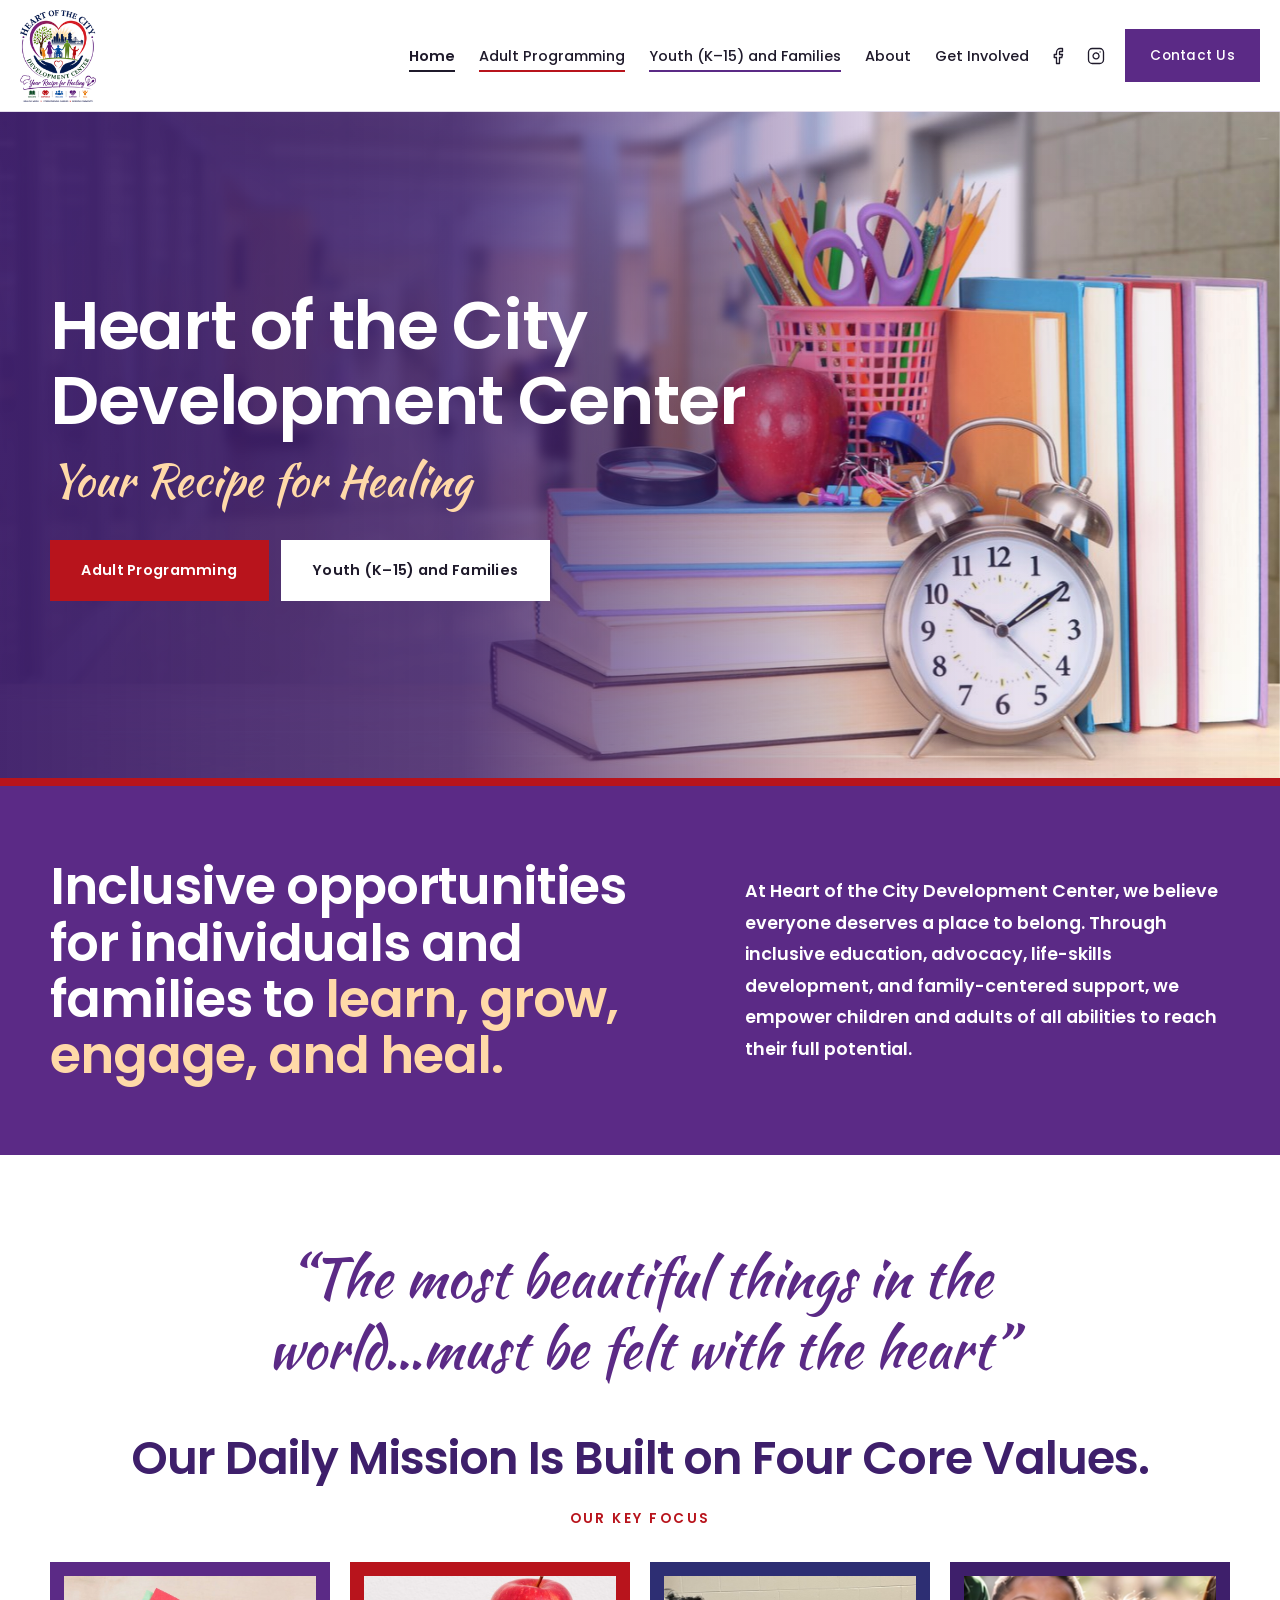
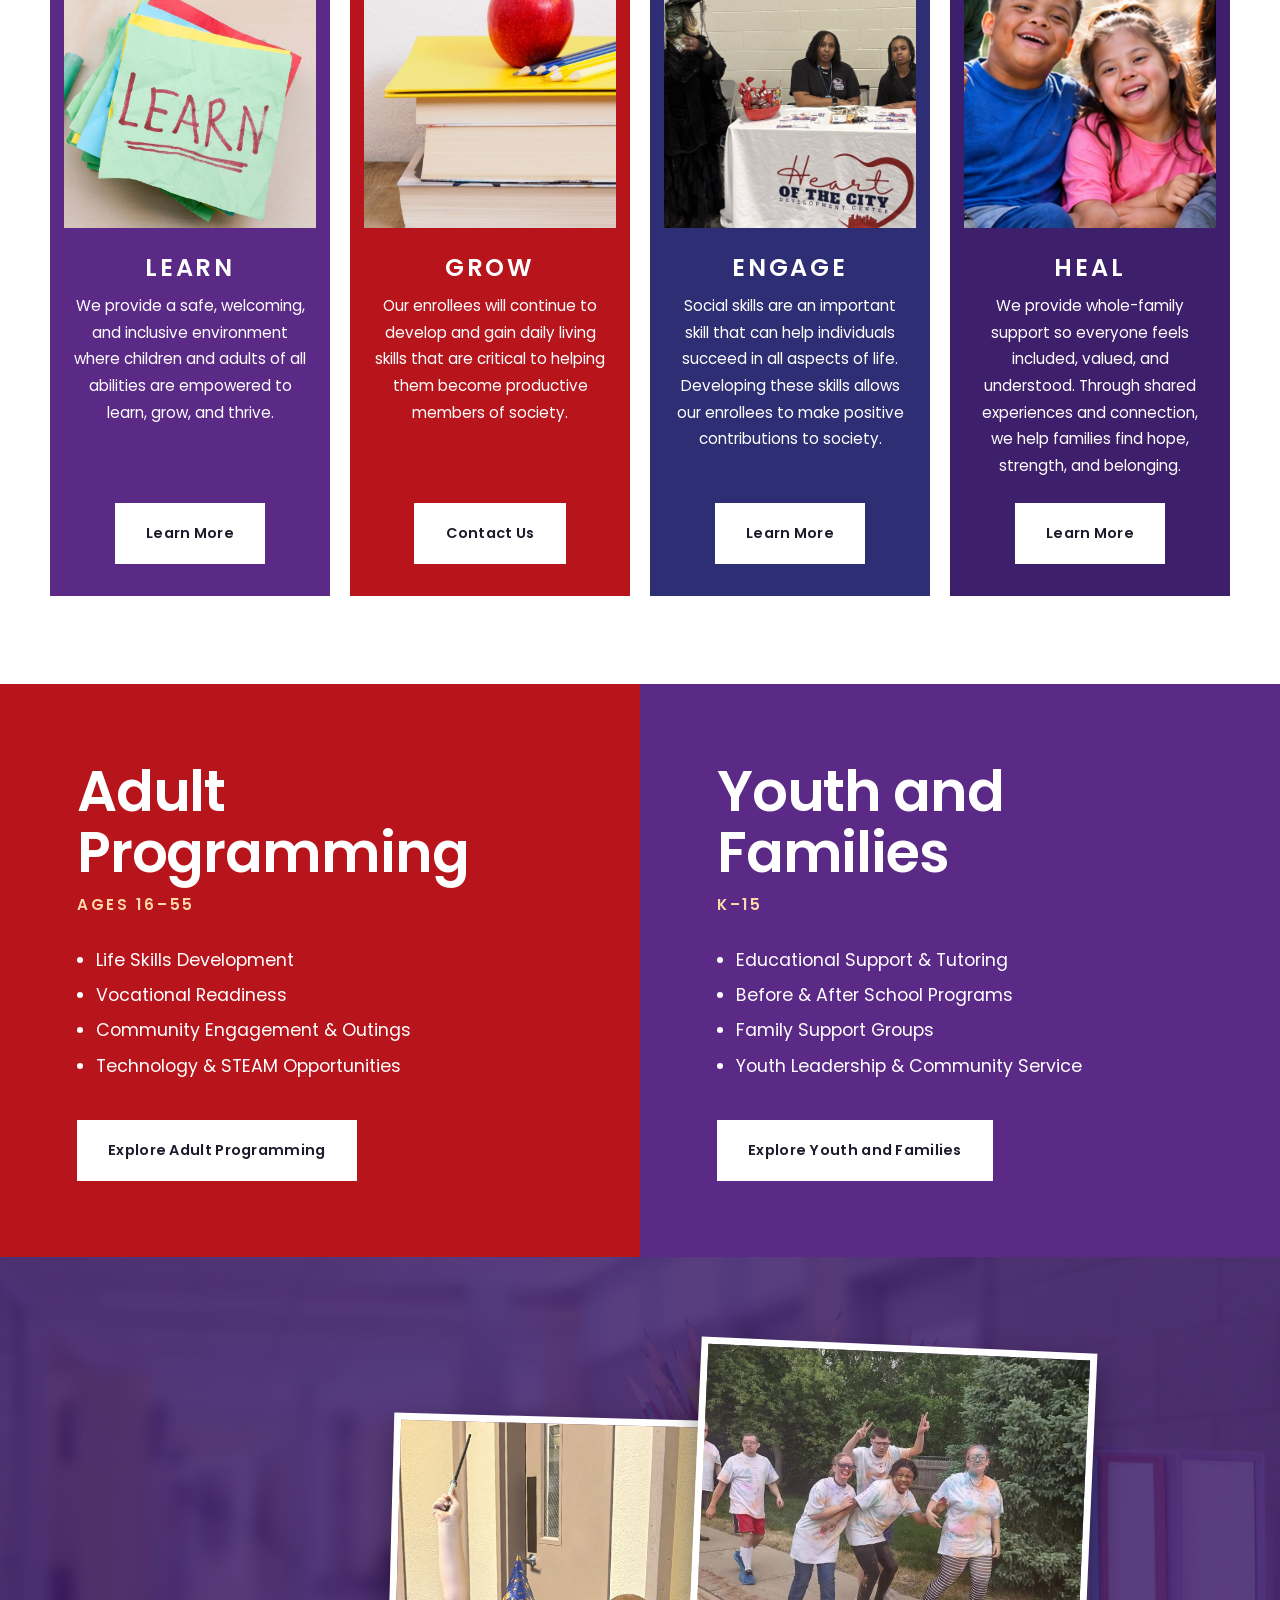
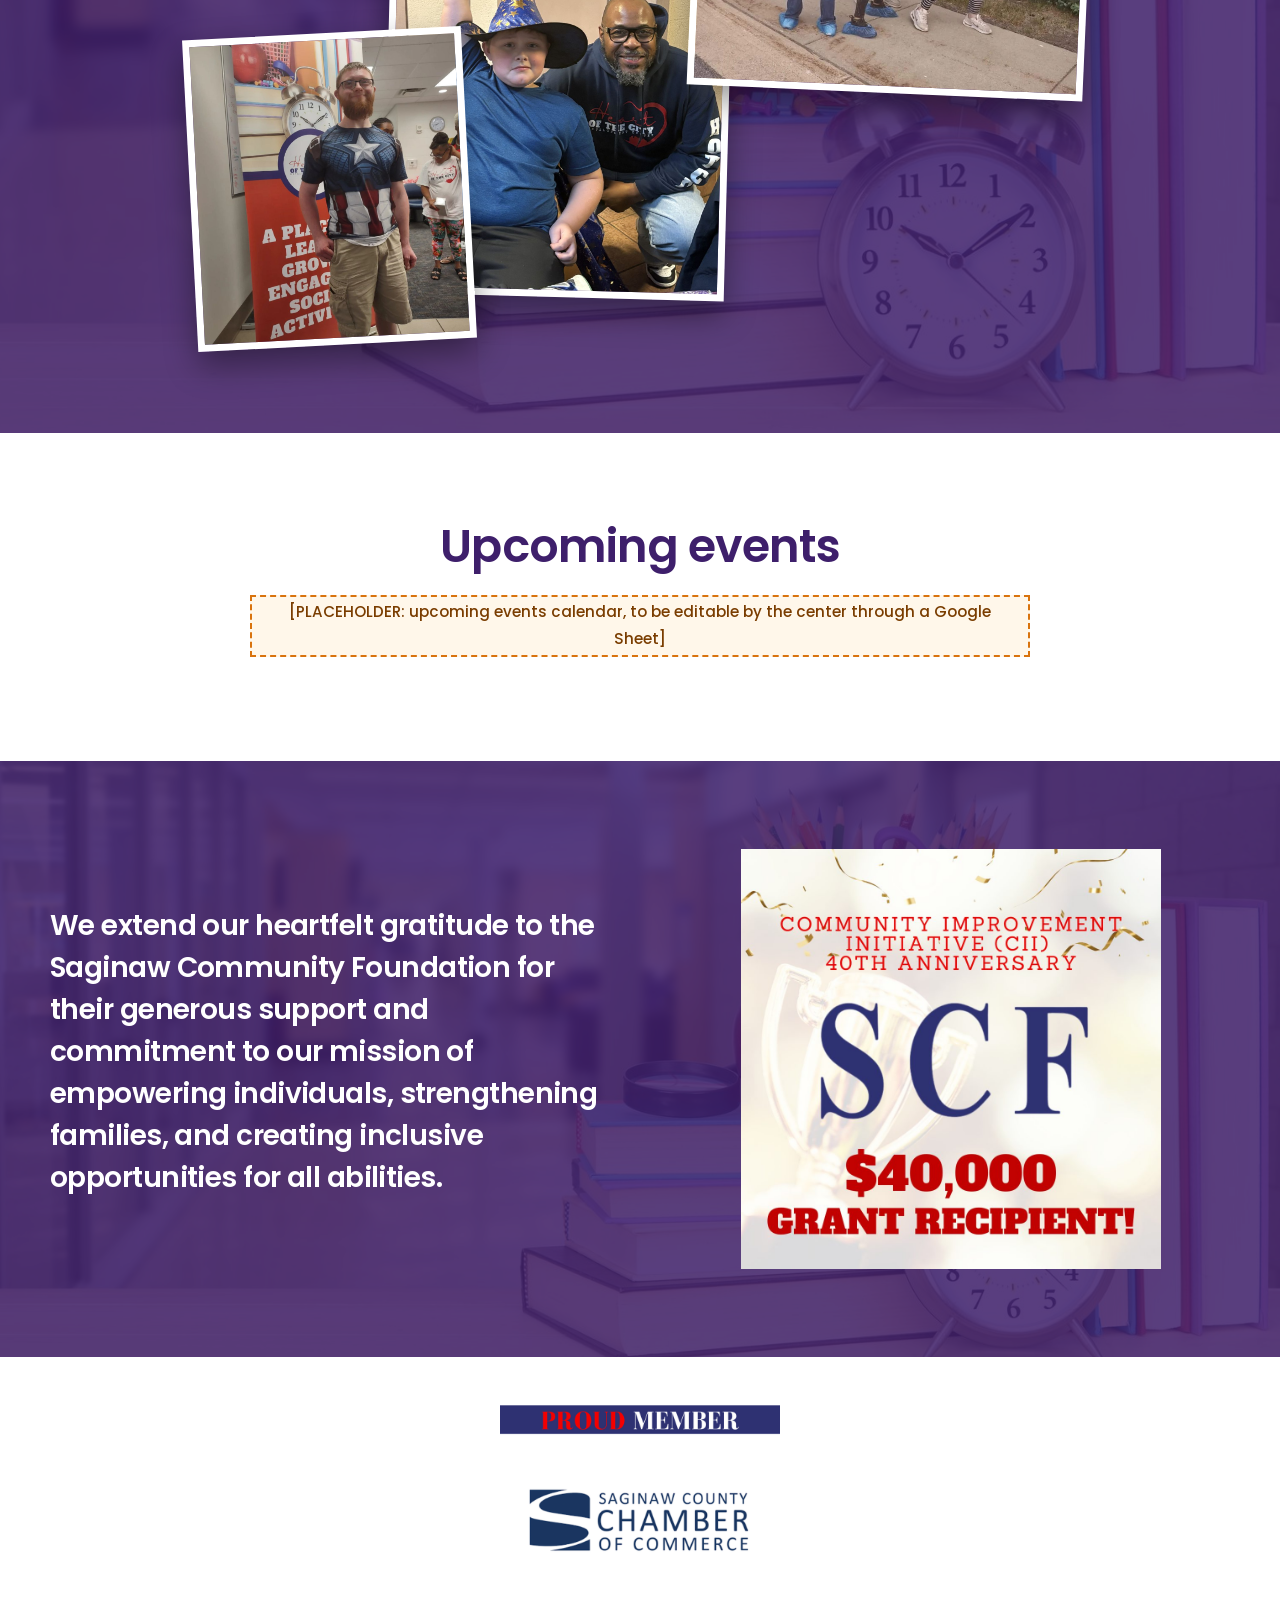
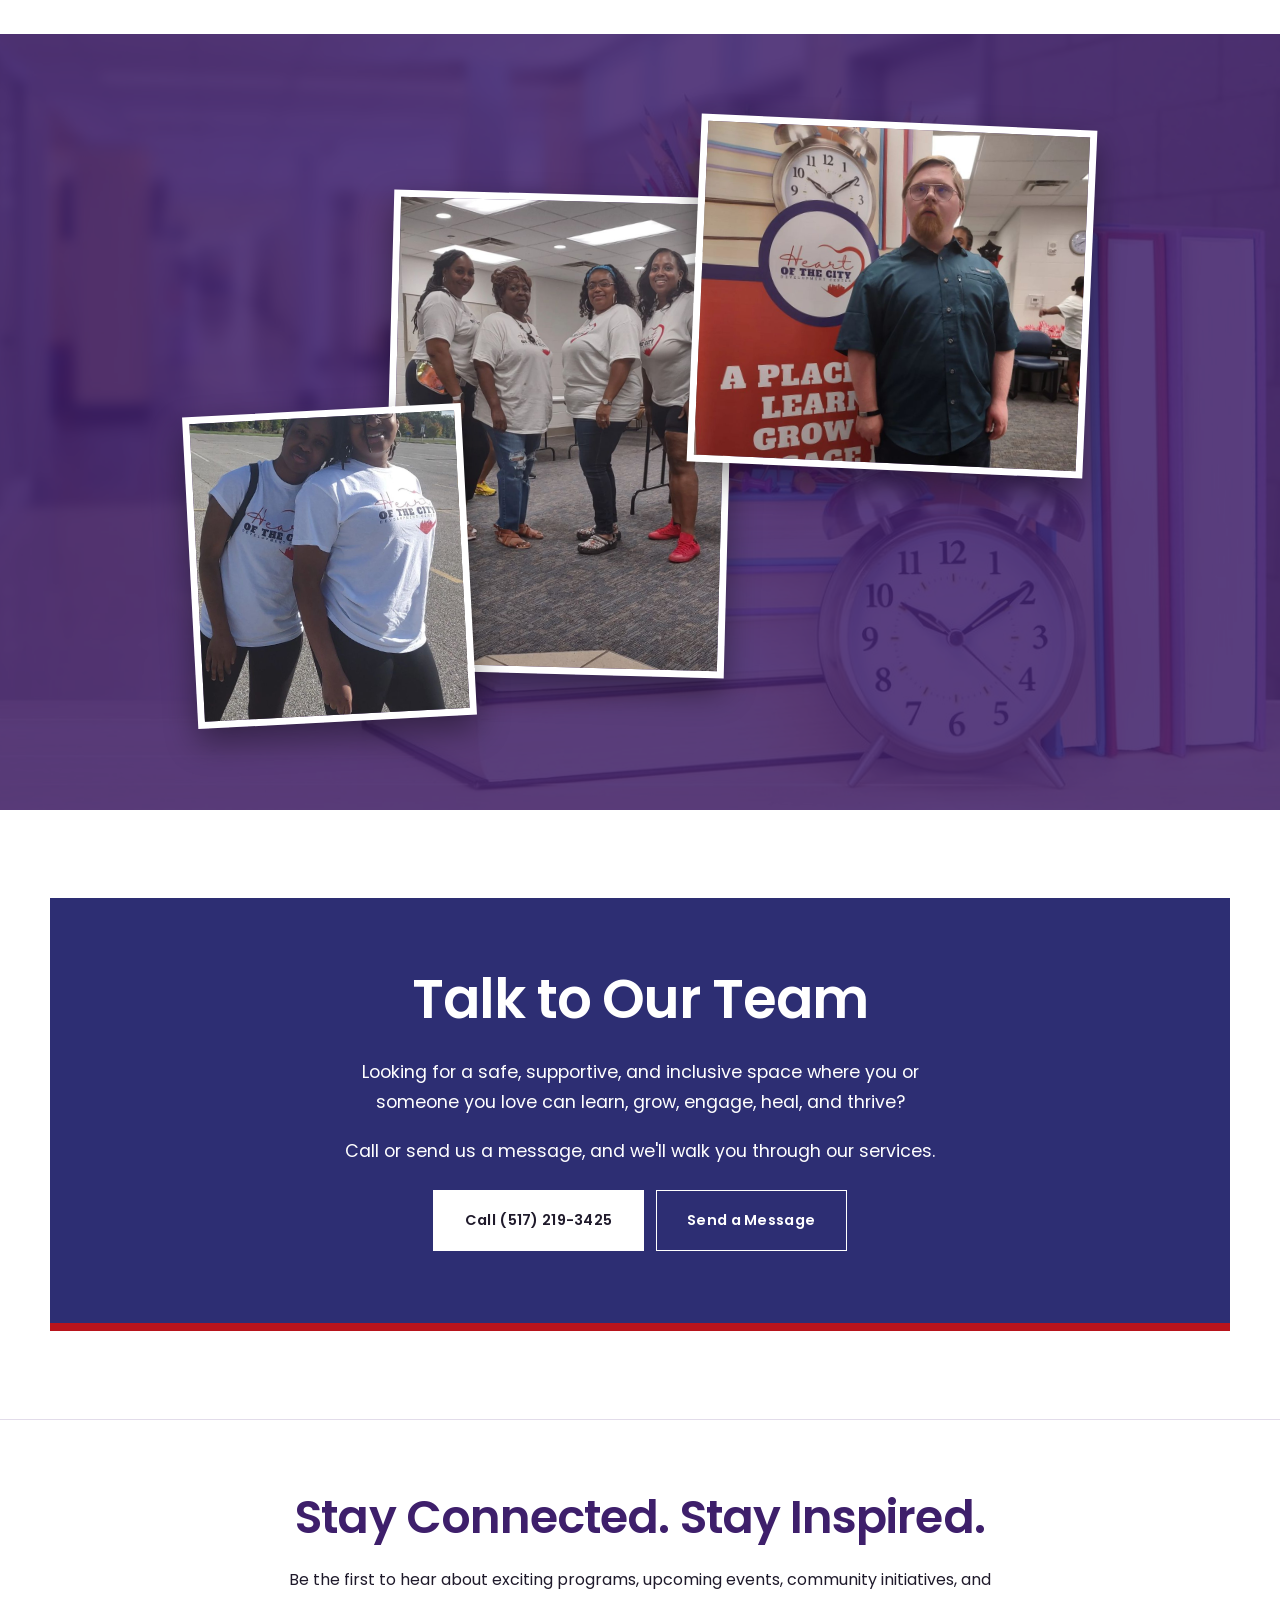
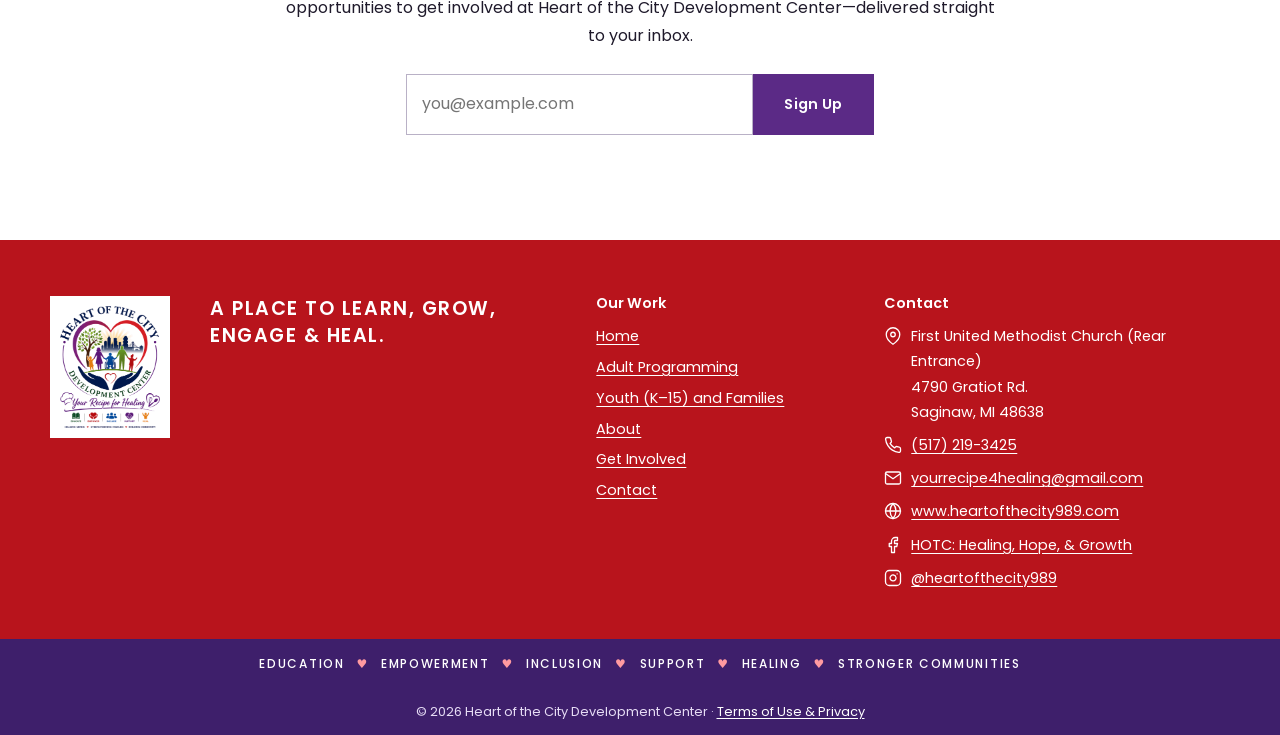
<file: index.html>
<!doctype html>
<html lang="en">
<head>
  <meta charset="utf-8">
  <meta name="viewport" content="width=device-width, initial-scale=1">
  <title>Heart of the City Development Center</title>
  <meta name="description" content="Inclusive opportunities for individuals and families to learn, grow, engage, and heal. Saginaw, Michigan.">
  <link rel="icon" href="assets/logo/hotc-logo-64.png">
  <link rel="preconnect" href="https://fonts.googleapis.com">
  <link rel="preconnect" href="https://fonts.gstatic.com" crossorigin>
  <link href="https://fonts.googleapis.com/css2?family=Kaushan+Script&family=Poppins:wght@300;400;500;600&display=swap" rel="stylesheet">
  <link rel="stylesheet" href="css/styles.css?v=9">
</head>
<body data-page="home">
  <a class="skip" href="#main">Skip to content</a>
  <div id="site-header"></div>

  <main id="main">
    <section class="hero">
      <div class="wrap">
        <h1>Heart of the City Development Center</h1>
        <p class="script" data-text="home-tagline">Your Recipe for Healing</p>
        <div class="btn-row">
          <a class="btn btn--red" href="adult-programming.html">Adult Programming</a>
          <a class="btn btn--light" href="youth-families.html">Youth (K–15) and Families</a>
        </div>
      </div>
    </section>

    <section class="band">
      <div class="wrap statement">
        <h2>Inclusive opportunities for individuals and families to <span class="hl">learn, grow, engage, and heal.</span></h2>
        <p class="mission">At Heart of the City Development Center, we believe everyone deserves a place to belong. Through inclusive education, advocacy, life-skills development, and family-centered support, we empower children and adults of all abilities to reach their full potential.</p>
      </div>
    </section>

    <section class="section" aria-labelledby="focus-title">
      <div class="wrap">
        <div class="center" style="margin-bottom:3rem">
          <p class="quote">“The most beautiful things in the world…must be felt with the heart”</p>
        </div>
        <div class="center">
          <h2 id="focus-title">Our Daily Mission Is Built on Four Core Values.</h2>
          <p class="label">Our Key Focus</p>
        </div>
        <div class="focus-grid">
          <article class="focus-card">
            <img data-slot="home-learn" src="assets/img/learn-chalk.jpg" alt="Colored chalk beside a sticky note that reads “Learn”" width="1600" height="800" loading="lazy" style="object-position:92% 50%">
            <h3>Learn</h3>
            <p>We provide a safe, welcoming, and inclusive environment where children and adults of all abilities are empowered to learn, grow, and thrive.</p>
            <a class="btn btn--light" href="about.html">Learn More</a>
          </article>
          <article class="focus-card">
            <img data-slot="home-grow" src="assets/img/grow-apple-books.jpg" alt="A red apple and colored pencils resting on a stack of books" width="1500" height="750" loading="lazy">
            <h3>Grow</h3>
            <p>Our enrollees will continue to develop and gain daily living skills that are critical to helping them become productive members of society.</p>
            <a class="btn btn--light" href="contact.html">Contact Us</a>
          </article>
          <article class="focus-card">
            <img data-slot="home-engage" src="assets/img/community-event-table.jpg" alt="Heart of the City team members at their table during a community costume event" width="1600" height="1202" loading="lazy">
            <h3>Engage</h3>
            <p>Social skills are an important skill that can help individuals succeed in all aspects of life. Developing these skills allows our enrollees to make positive contributions to society.</p>
            <a class="btn btn--light" href="get-involved.html">Learn More</a>
          </article>
          <article class="focus-card">
            <!-- TODO(client): temporary crop from the program flyer. Replace with a real photo of a diverse, inclusive family. -->
            <img data-slot="home-heal" src="assets/img/heal-family-flyer.jpg" alt="A smiling group of children and adults of different abilities, one using a wheelchair" width="910" height="550" loading="lazy">
            <h3>Heal</h3>
            <p>We provide whole-family support so everyone feels included, valued, and understood. Through shared experiences and connection, we help families find hope, strength, and belonging.</p>
            <a class="btn btn--light" href="youth-families.html">Learn More</a>
          </article>
        </div>
      </div>
    </section>

    <section class="duo" aria-label="Our programs">
      <article class="duo-adult">
        <h2>Adult Programming</h2>
        <p class="ages">Ages 16–55</p>
        <ul>
          <li>Life Skills Development</li>
          <li>Vocational Readiness</li>
          <li>Community Engagement &amp; Outings</li>
          <li>Technology &amp; STEAM Opportunities</li>
        </ul>
        <a class="btn btn--light" href="adult-programming.html">Explore Adult Programming</a>
      </article>
      <article class="duo-youth">
        <h2>Youth and Families</h2>
        <p class="ages">K–15</p>
        <ul>
          <li>Educational Support &amp; Tutoring</li>
          <li>Before &amp; After School Programs</li>
          <li>Family Support Groups</li>
          <li>Youth Leadership &amp; Community Service</li>
        </ul>
        <a class="btn btn--light" href="youth-families.html">Explore Youth and Families</a>
      </article>
    </section>

    <section class="photo-band" aria-label="Photos from our community">
      <div class="wrap">
        <div class="collage">
          <img data-slot="home-collage-1" src="assets/img/enrollee-banner-1.jpg" alt="An enrollee in a superhero T-shirt smiling beside the Heart of the City banner" width="900" height="1200" loading="lazy">
          <img data-slot="home-collage-2" src="assets/img/youth-event-wizard-hat.jpg" alt="A boy in a star-covered wizard hat raises a wand beside a smiling Heart of the City team member" width="1142" height="1600" loading="lazy" style="object-position:50% 30%">
          <img data-slot="home-collage-3" src="assets/img/adult-color-run.jpg" alt="Enrollees in paint-splashed white T-shirts laughing and posing on a sidewalk after a color run" width="1080" height="1440" loading="lazy">
        </div>
      </div>
    </section>

    <section class="section" aria-labelledby="events-title">
      <div class="wrap narrow center">
        <h2 id="events-title">Upcoming events</h2>
        <div data-events><p><span class="ph">[PLACEHOLDER: upcoming events calendar, to be editable by the center through a Google Sheet]</span></p></div>
      </div>
    </section>

    <section class="section section--tint" aria-labelledby="videos-title" data-videos hidden>
      <div class="wrap">
        <div class="center"><h2 id="videos-title">See Us in Action</h2></div>
        <div class="video-grid"></div>
      </div>
    </section>

    <section class="photo-band" aria-labelledby="thanks-title">
      <div class="wrap split">
        <div>
          <h2 id="thanks-title" style="font-size:clamp(1.3rem,2.2vw,1.75rem);line-height:1.5">We extend our heartfelt gratitude to the Saginaw Community Foundation for their generous support and commitment to our mission of empowering individuals, strengthening families, and creating inclusive opportunities for all abilities.</h2>
        </div>
        <div class="split-media"><img src="assets/img/scf-grant-recipient.jpg" alt="Saginaw Community Foundation Community Improvement Initiative 40th anniversary: $40,000 grant recipient" width="1000" height="1000" loading="lazy" style="max-width:420px;margin-inline:auto"></div>
      </div>
    </section>

    <section class="section section--snug" aria-label="Memberships">
      <div class="wrap members">
        <img src="assets/img/chamber-proud-member.png" alt="Proud member: Saginaw County Chamber of Commerce" width="750" height="484" loading="lazy">
      </div>
    </section>

    <section class="photo-band" aria-label="More photos from our community">
      <div class="wrap">
        <div class="collage">
          <img data-slot="home-collage-4" src="assets/img/team-two-women.jpg" alt="Two women in Heart of the City T-shirts smiling together outdoors" width="745" height="1200" loading="lazy">
          <img data-slot="home-collage-5" src="assets/img/team-four-women.jpg" alt="Four women in Heart of the City T-shirts standing together" width="900" height="1200" loading="lazy">
          <img data-slot="home-collage-6" src="assets/img/enrollee-banner-2.jpg" alt="An enrollee standing beside the Heart of the City banner" width="900" height="1200" loading="lazy" style="object-position:50% 20%">
        </div>
      </div>
    </section>

    <section class="section">
      <div class="wrap">
        <div class="cta">
          <h2>Talk to Our Team</h2>
          <p>Looking for a safe, supportive, and inclusive space where you or someone you love can learn, grow, engage, heal, and thrive?</p>
          <p>Call or send us a message, and we'll walk you through our services.</p>
          <div class="btn-row" style="justify-content:center">
            <a class="btn btn--light" href="tel:+15172193425">Call (517) 219-3425</a>
            <a class="btn btn--ghost" href="contact.html">Send a Message</a>
          </div>
        </div>
      </div>
    </section>
  </main>

  <div id="site-footer"></div>
  <script src="js/main.js?v=6"></script>
  <script src="js/content.js?v=1"></script>
</body>
</html>
</file>
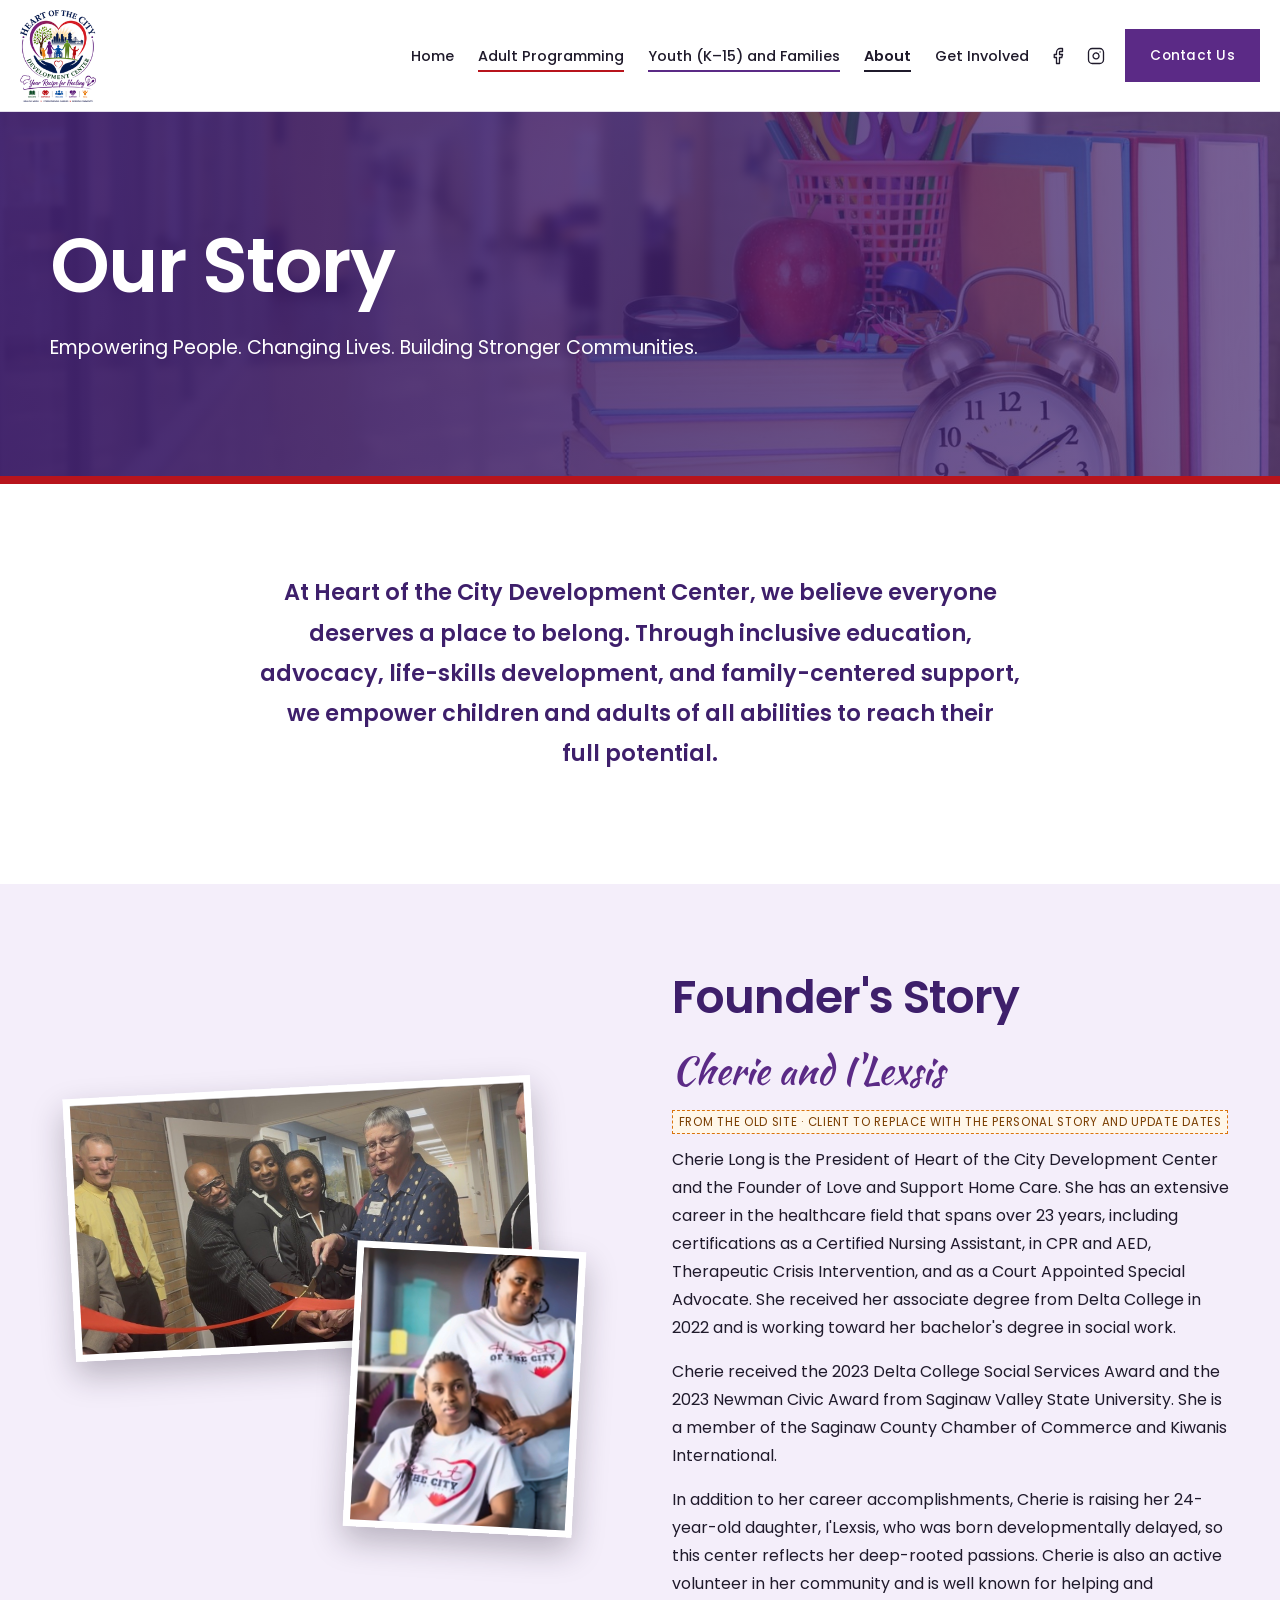
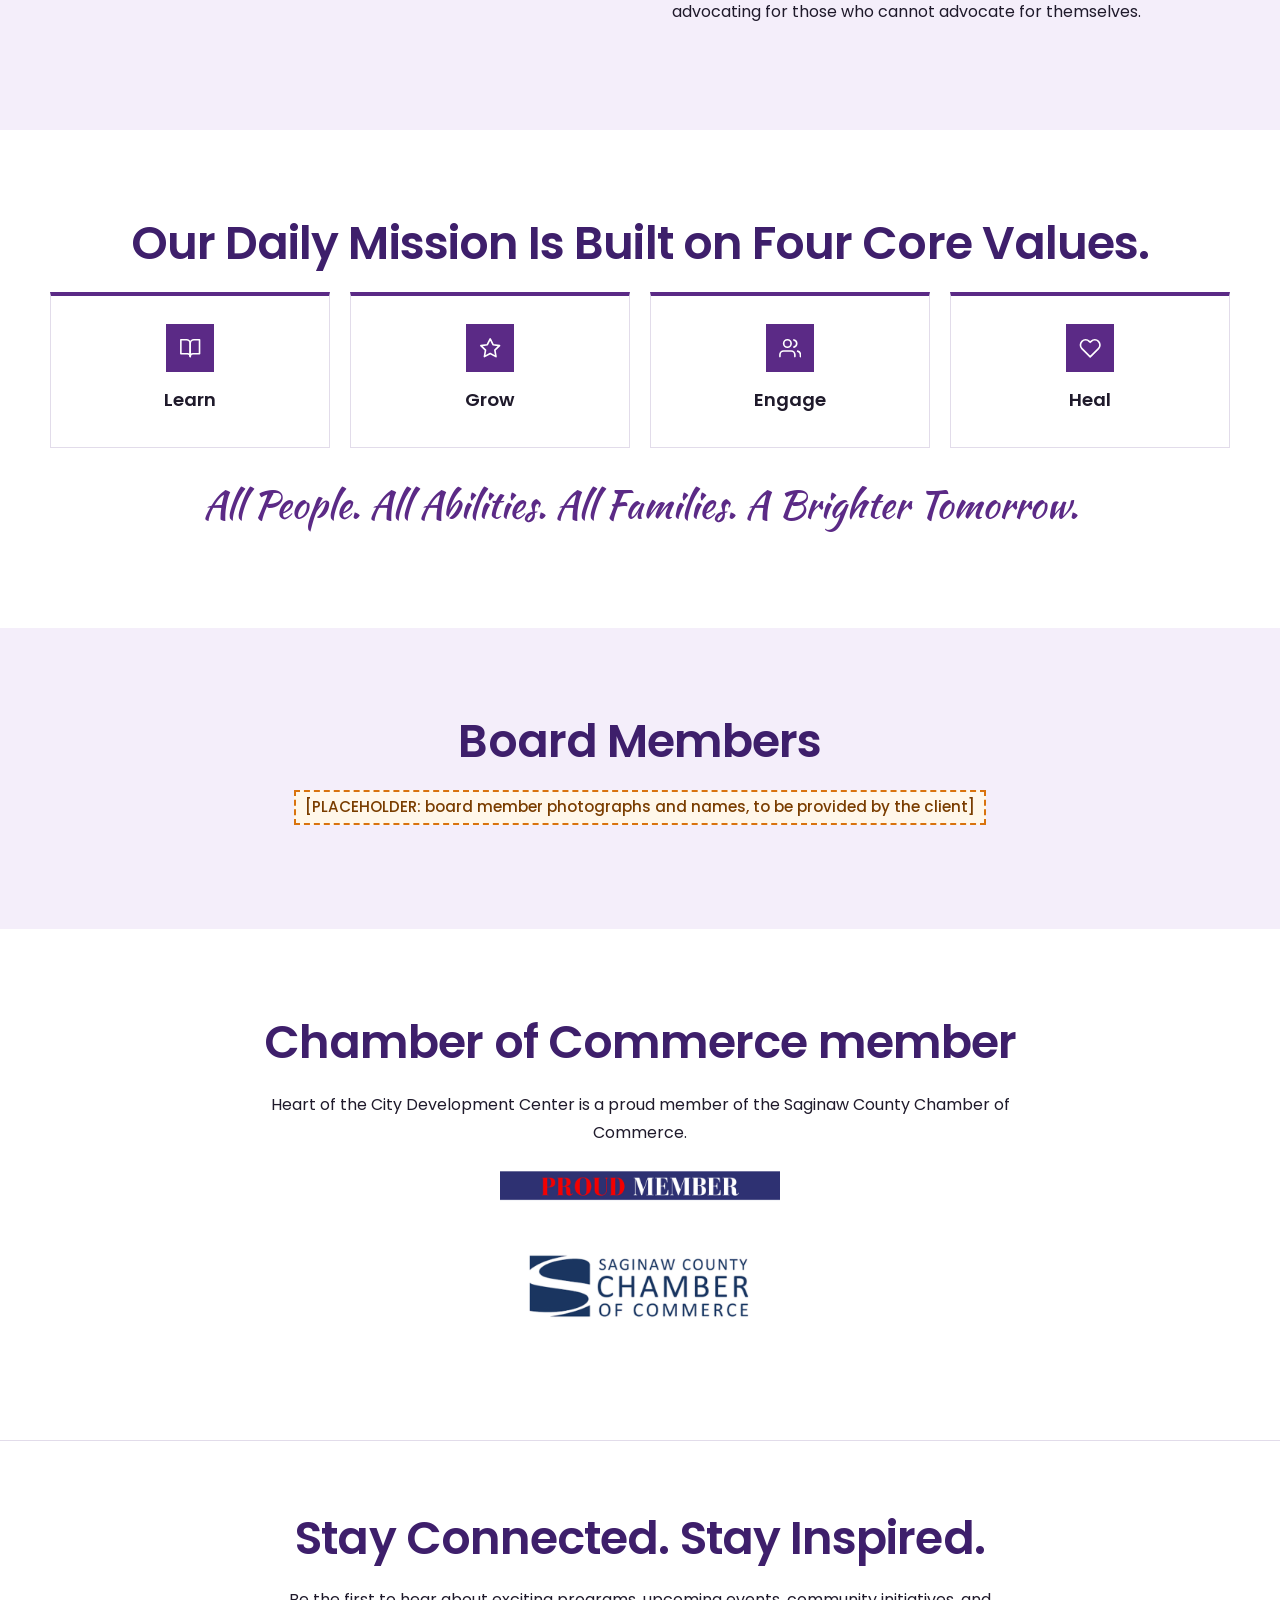
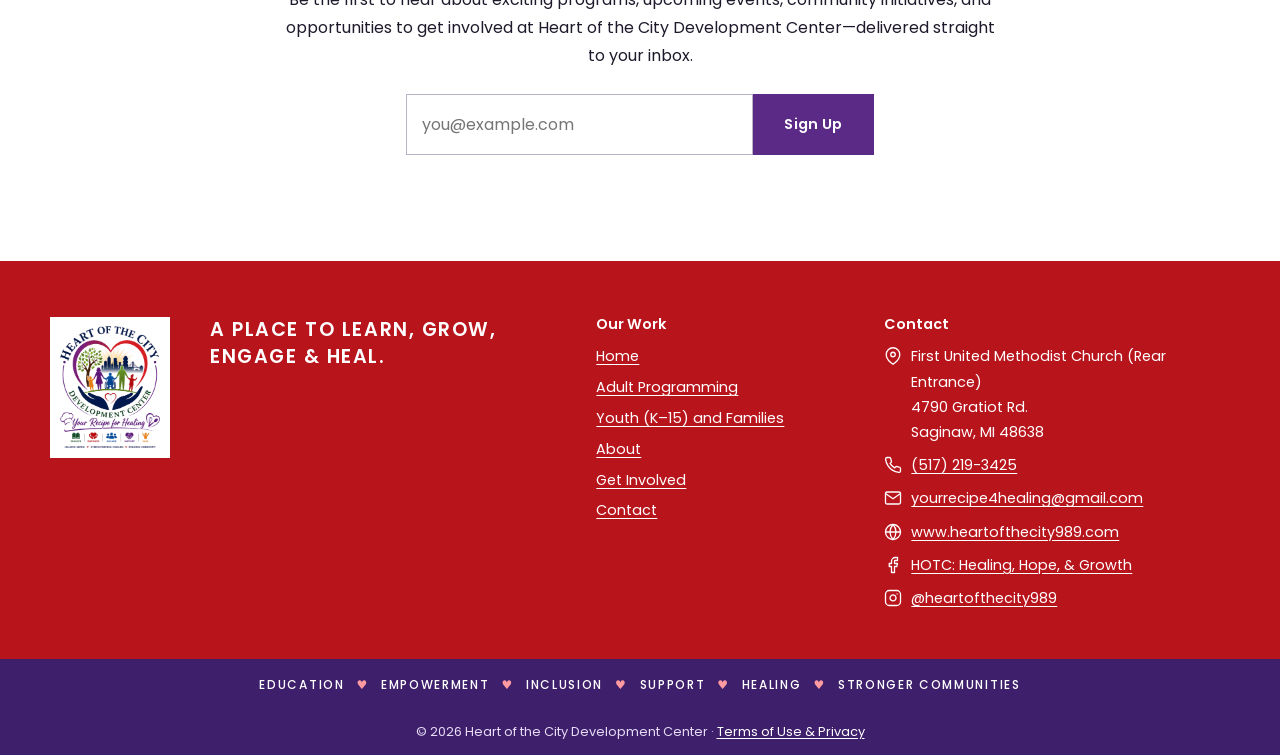
<file: about.html>
<!doctype html>
<html lang="en">
<head>
  <meta charset="utf-8">
  <meta name="viewport" content="width=device-width, initial-scale=1">
  <title>About | Heart of the City Development Center</title>
  <meta name="description" content="The story and mission behind Heart of the City Development Center in Saginaw, Michigan.">
  <link rel="icon" href="assets/logo/hotc-logo-64.png">
  <link rel="preconnect" href="https://fonts.googleapis.com">
  <link rel="preconnect" href="https://fonts.gstatic.com" crossorigin>
  <link href="https://fonts.googleapis.com/css2?family=Kaushan+Script&family=Poppins:wght@300;400;500;600&display=swap" rel="stylesheet">
  <link rel="stylesheet" href="css/styles.css?v=9">
</head>
<body data-page="about">
  <a class="skip" href="#main">Skip to content</a>
  <div id="site-header"></div>

  <main id="main">
    <section class="page-hero">
      <div class="wrap">
        <h1>Our Story</h1>
        <p>Empowering People. Changing Lives. Building Stronger Communities.</p>
      </div>
    </section>

    <section class="section">
      <div class="wrap narrow center">
        <p class="mission">At Heart of the City Development Center, we believe everyone deserves a place to belong. Through inclusive education, advocacy, life-skills development, and family-centered support, we empower children and adults of all abilities to reach their full potential.</p>
      </div>
    </section>

    <section class="section section--tint" aria-labelledby="founder-title">
      <div class="wrap split split--media-first">
        <div>
          <h2 id="founder-title">Founder's Story</h2>
          <p class="script">Cherie and I'Lexsis</p>
          <span class="draft-tag" data-draft-for="founder-1">From the old site · client to replace with the personal story and update dates</span>
          <p data-text="founder-1">Cherie Long is the President of Heart of the City Development Center and the Founder of Love and Support Home Care. She has an extensive career in the healthcare field that spans over 23 years, including certifications as a Certified Nursing Assistant, in CPR and AED, Therapeutic Crisis Intervention, and as a Court Appointed Special Advocate. She received her associate degree from Delta College in 2022 and is working toward her bachelor's degree in social work.</p>
          <p data-text="founder-2">Cherie received the 2023 Delta College Social Services Award and the 2023 Newman Civic Award from Saginaw Valley State University. She is a member of the Saginaw County Chamber of Commerce and Kiwanis International.</p>
          <p data-text="founder-3">In addition to her career accomplishments, Cherie is raising her 24-year-old daughter, I'Lexsis, who was born developmentally delayed, so this center reflects her deep-rooted passions. Cherie is also an active volunteer in her community and is well known for helping and advocating for those who cannot advocate for themselves.</p>
        </div>
        <div class="split-media photo-pair">
          <img class="photo-pair__back" data-slot="about-founder-back" src="assets/img/ribbon-cutting.jpg" alt="Cherie and community members cutting a red ribbon with oversized gold scissors at a Heart of the City opening" width="1290" height="729" loading="lazy">
          <img class="photo-pair__front" data-slot="about-founder-front" src="assets/img/cherie-and-ilexsis-enhanced.jpg?v=3" alt="Cherie Long standing behind her daughter I'Lexsis, who is seated, both wearing Heart of the City T-shirts" width="882" height="1330" loading="lazy">
        </div>
      </div>
    </section>

    <section class="section" aria-labelledby="values-title">
      <div class="wrap">
        <div class="center">
          <h2 id="values-title">Our Daily Mission Is Built on Four Core Values.</h2>
        </div>
        <div class="grid grid--4">
          <article class="card center"><span class="icon-badge"><svg class="icon" aria-hidden="true"><use href="#i-book"/></svg></span><h3>Learn</h3></article>
          <article class="card center"><span class="icon-badge"><svg class="icon" aria-hidden="true"><use href="#i-star"/></svg></span><h3>Grow</h3></article>
          <article class="card center"><span class="icon-badge"><svg class="icon" aria-hidden="true"><use href="#i-users"/></svg></span><h3>Engage</h3></article>
          <article class="card center"><span class="icon-badge"><svg class="icon" aria-hidden="true"><use href="#i-heart"/></svg></span><h3>Heal</h3></article>
        </div>
        <p class="script center" style="margin-top:2rem">All People. All Abilities. All Families. A Brighter Tomorrow.</p>
      </div>
    </section>

    <section class="section section--tint" aria-labelledby="team-title">
      <div class="wrap">
        <div class="center">
          <h2 id="team-title">Board Members</h2>
          <div data-board><p><span class="ph">[PLACEHOLDER: board member photographs and names, to be provided by the client]</span></p></div>
        </div>
      </div>
    </section>

    <section class="section" aria-labelledby="member-title">
      <div class="wrap narrow center">
        <h2 id="member-title">Chamber of Commerce member</h2>
        <p>Heart of the City Development Center is a proud member of the Saginaw County Chamber of Commerce.</p>
        <img src="assets/img/chamber-proud-member.png" alt="Proud Member: Saginaw County Chamber of Commerce" width="750" height="484" loading="lazy" style="max-width:280px;margin:1.5rem auto 0">

      </div>
    </section>
  </main>

  <div id="site-footer"></div>
  <script src="js/main.js?v=6"></script>
  <script src="js/content.js?v=1"></script>
</body>
</html>
</file>
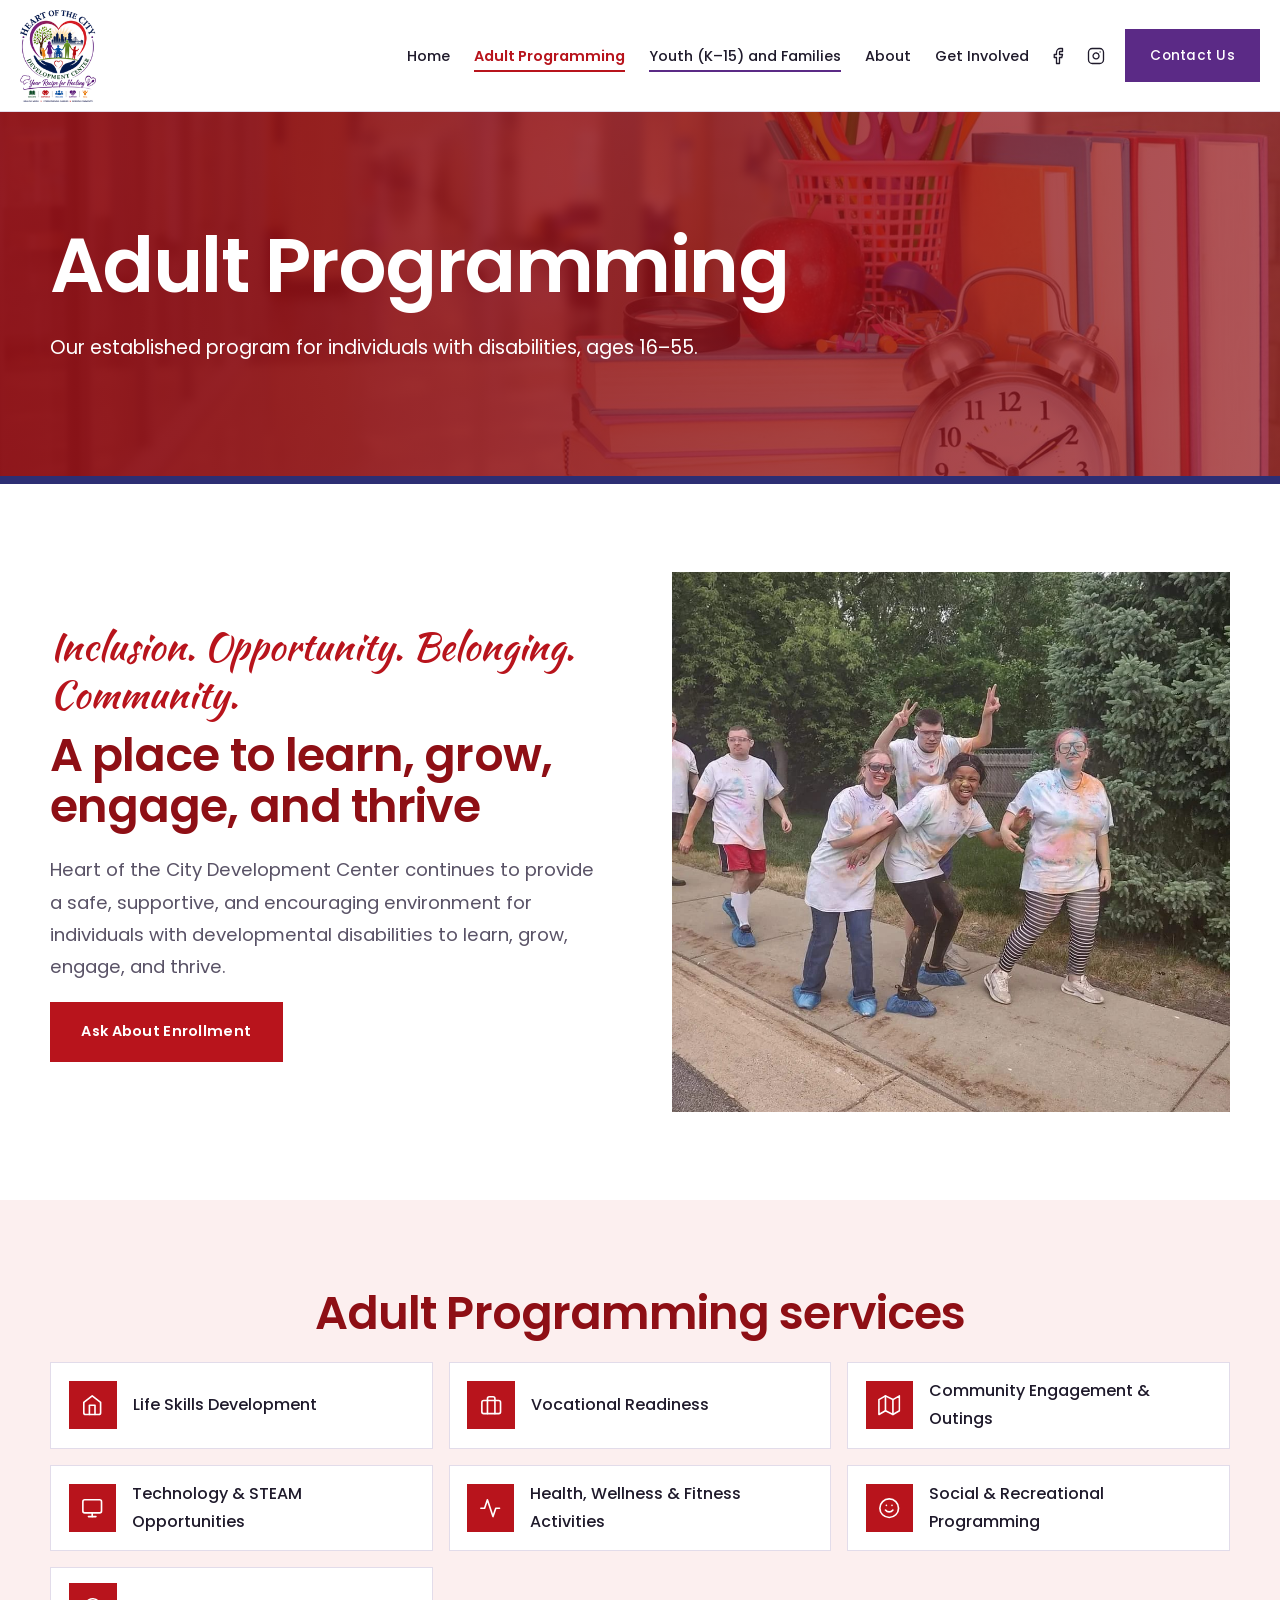
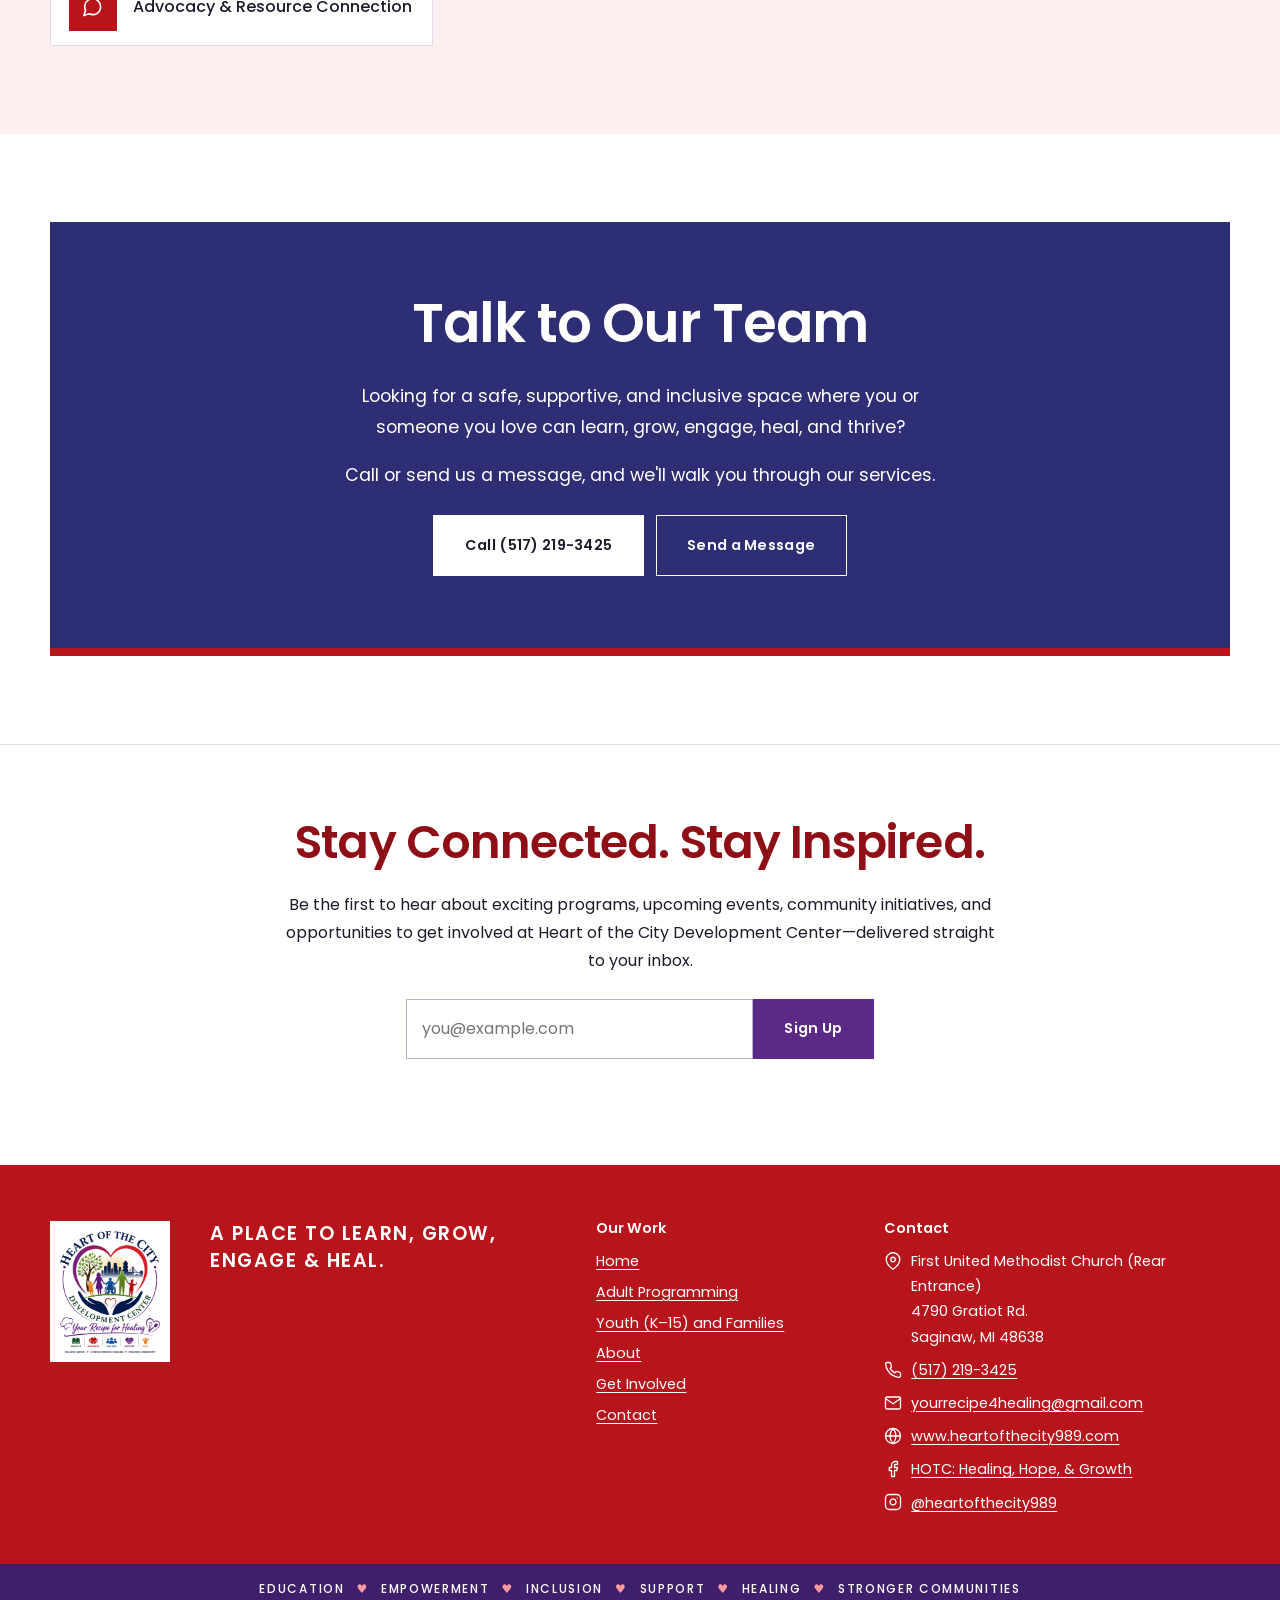
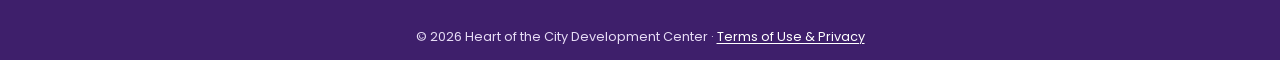
<file: adult-programming.html>
<!doctype html>
<html lang="en">
<head>
  <meta charset="utf-8">
  <meta name="viewport" content="width=device-width, initial-scale=1">
  <title>Adult Programming | Heart of the City Development Center</title>
  <meta name="description" content="Adult Programming for individuals with developmental disabilities, ages 16–55, at Heart of the City Development Center in Saginaw, Michigan.">
  <link rel="icon" href="assets/logo/hotc-logo-64.png">
  <link rel="preconnect" href="https://fonts.googleapis.com">
  <link rel="preconnect" href="https://fonts.gstatic.com" crossorigin>
  <link href="https://fonts.googleapis.com/css2?family=Kaushan+Script&family=Poppins:wght@300;400;500;600&display=swap" rel="stylesheet">
  <link rel="stylesheet" href="css/styles.css?v=9">
</head>
<body data-page="adult" data-section="adult">
  <a class="skip" href="#main">Skip to content</a>
  <div id="site-header"></div>

  <main id="main">
    <section class="page-hero">
      <div class="wrap">
        <h1>Adult Programming</h1>
        <p>Our established program for individuals with disabilities, ages 16–55.</p>
      </div>
    </section>

    <section class="section">
      <div class="wrap split">
        <div>
          <p class="script">Inclusion. Opportunity. Belonging. Community.</p>
          <h2>A place to learn, grow, engage, and thrive</h2>
          <p class="lead">Heart of the City Development Center continues to provide a safe, supportive, and encouraging environment for individuals with developmental disabilities to learn, grow, engage, and thrive.</p>
          <a class="btn" href="contact.html">Ask About Enrollment</a>
        </div>
        <div class="split-media"><img data-slot="adult-main" src="assets/img/adult-color-run.jpg" alt="Enrollees in paint-splashed white T-shirts laughing and posing on a sidewalk after a color run" width="1080" height="1440" loading="lazy"></div>
      </div>
    </section>

    <section class="section section--accent-soft" aria-labelledby="services-title">
      <div class="wrap">
        <div class="center">
          <h2 id="services-title">Adult Programming services</h2>
        </div>
        <ul class="service-list">
          <li><span class="icon-badge"><svg class="icon" aria-hidden="true"><use href="#i-home"/></svg></span> Life Skills Development</li>
          <li><span class="icon-badge"><svg class="icon" aria-hidden="true"><use href="#i-briefcase"/></svg></span> Vocational Readiness</li>
          <li><span class="icon-badge"><svg class="icon" aria-hidden="true"><use href="#i-map"/></svg></span> Community Engagement &amp; Outings</li>
          <li><span class="icon-badge"><svg class="icon" aria-hidden="true"><use href="#i-monitor"/></svg></span> Technology &amp; STEAM Opportunities</li>
          <li><span class="icon-badge"><svg class="icon" aria-hidden="true"><use href="#i-activity"/></svg></span> Health, Wellness &amp; Fitness Activities</li>
          <li><span class="icon-badge"><svg class="icon" aria-hidden="true"><use href="#i-smile"/></svg></span> Social &amp; Recreational Programming</li>
          <li><span class="icon-badge"><svg class="icon" aria-hidden="true"><use href="#i-message"/></svg></span> Advocacy &amp; Resource Connection</li>
        </ul>
      </div>
    </section>

    <section class="section">
      <div class="wrap">
        <div class="cta">
          <h2>Talk to Our Team</h2>
          <p>Looking for a safe, supportive, and inclusive space where you or someone you love can learn, grow, engage, heal, and thrive?</p>
          <p>Call or send us a message, and we'll walk you through our services.</p>
          <div class="btn-row" style="justify-content:center">
            <a class="btn btn--light" href="tel:+15172193425">Call (517) 219-3425</a>
            <a class="btn btn--ghost" href="contact.html">Send a Message</a>
          </div>
        </div>
      </div>
    </section>
  </main>

  <div id="site-footer"></div>
  <script src="js/main.js?v=6"></script>
  <script src="js/content.js?v=1"></script>
</body>
</html>
</file>
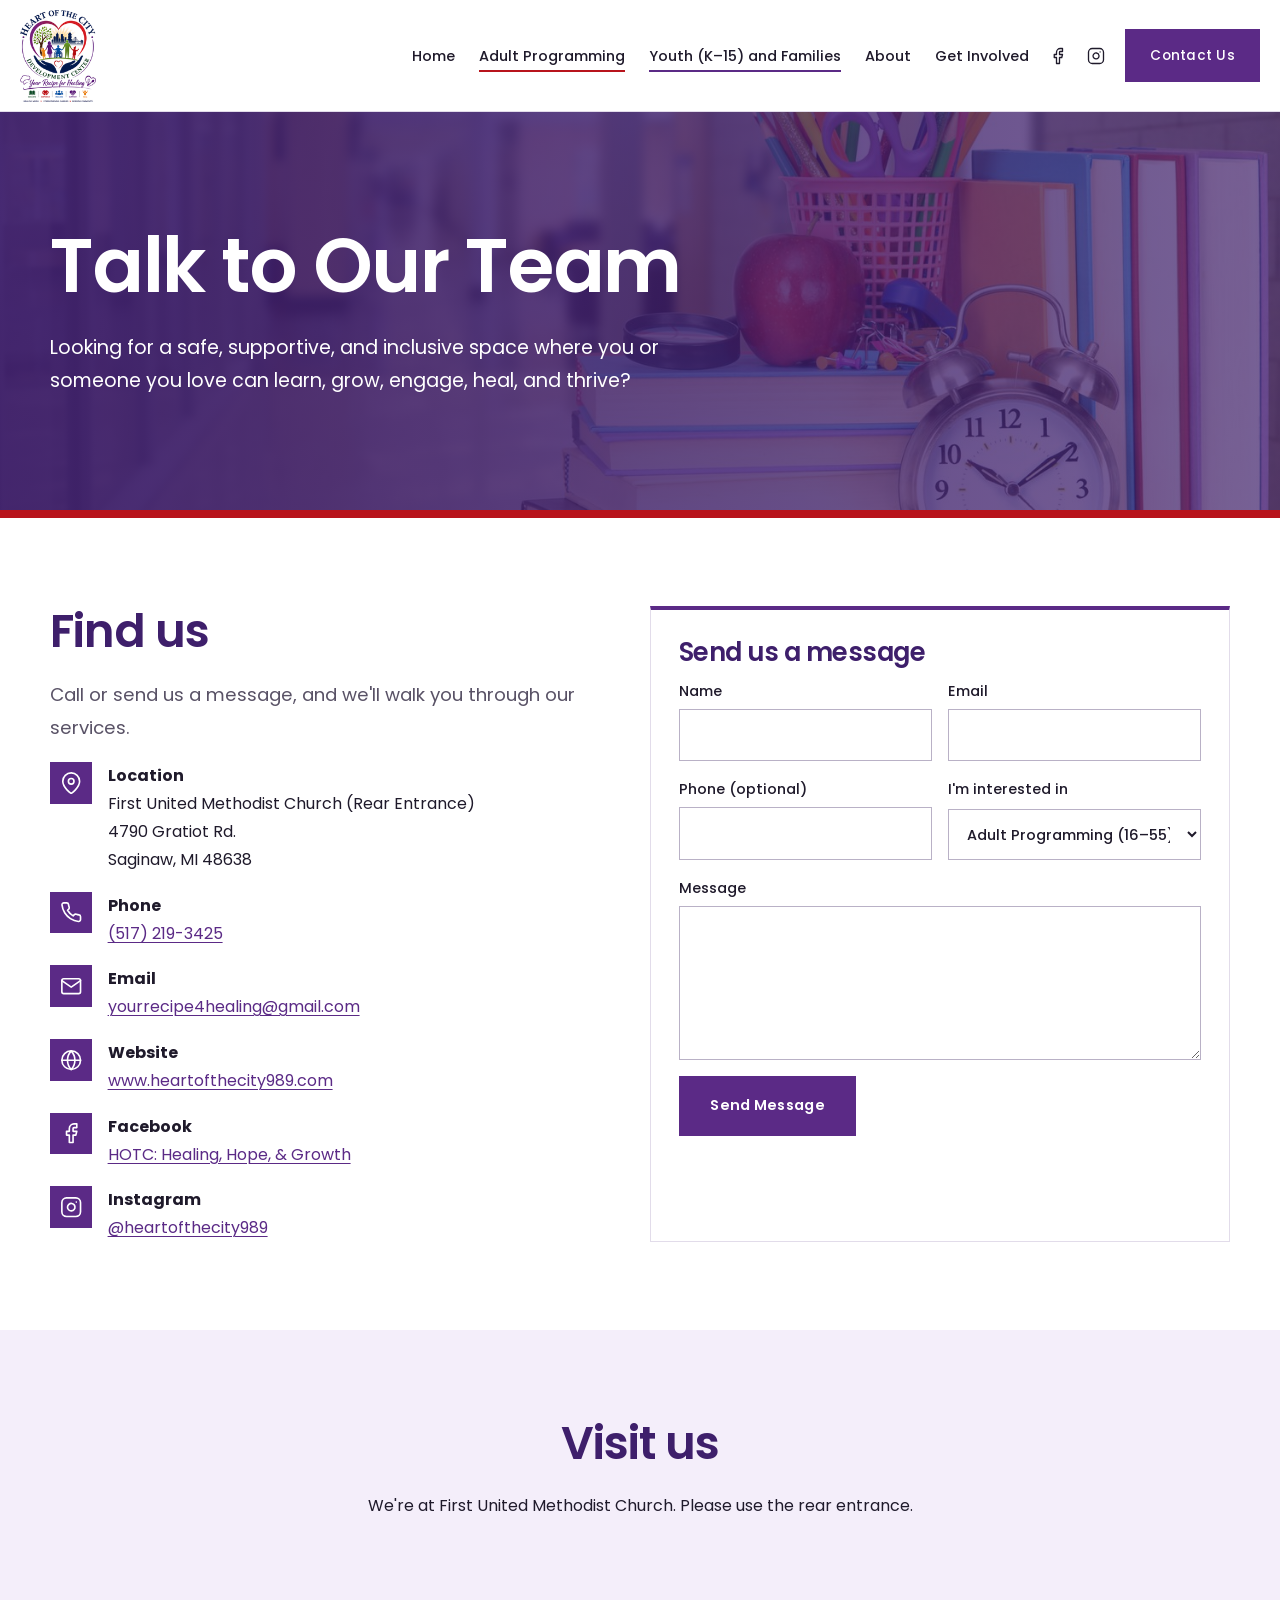
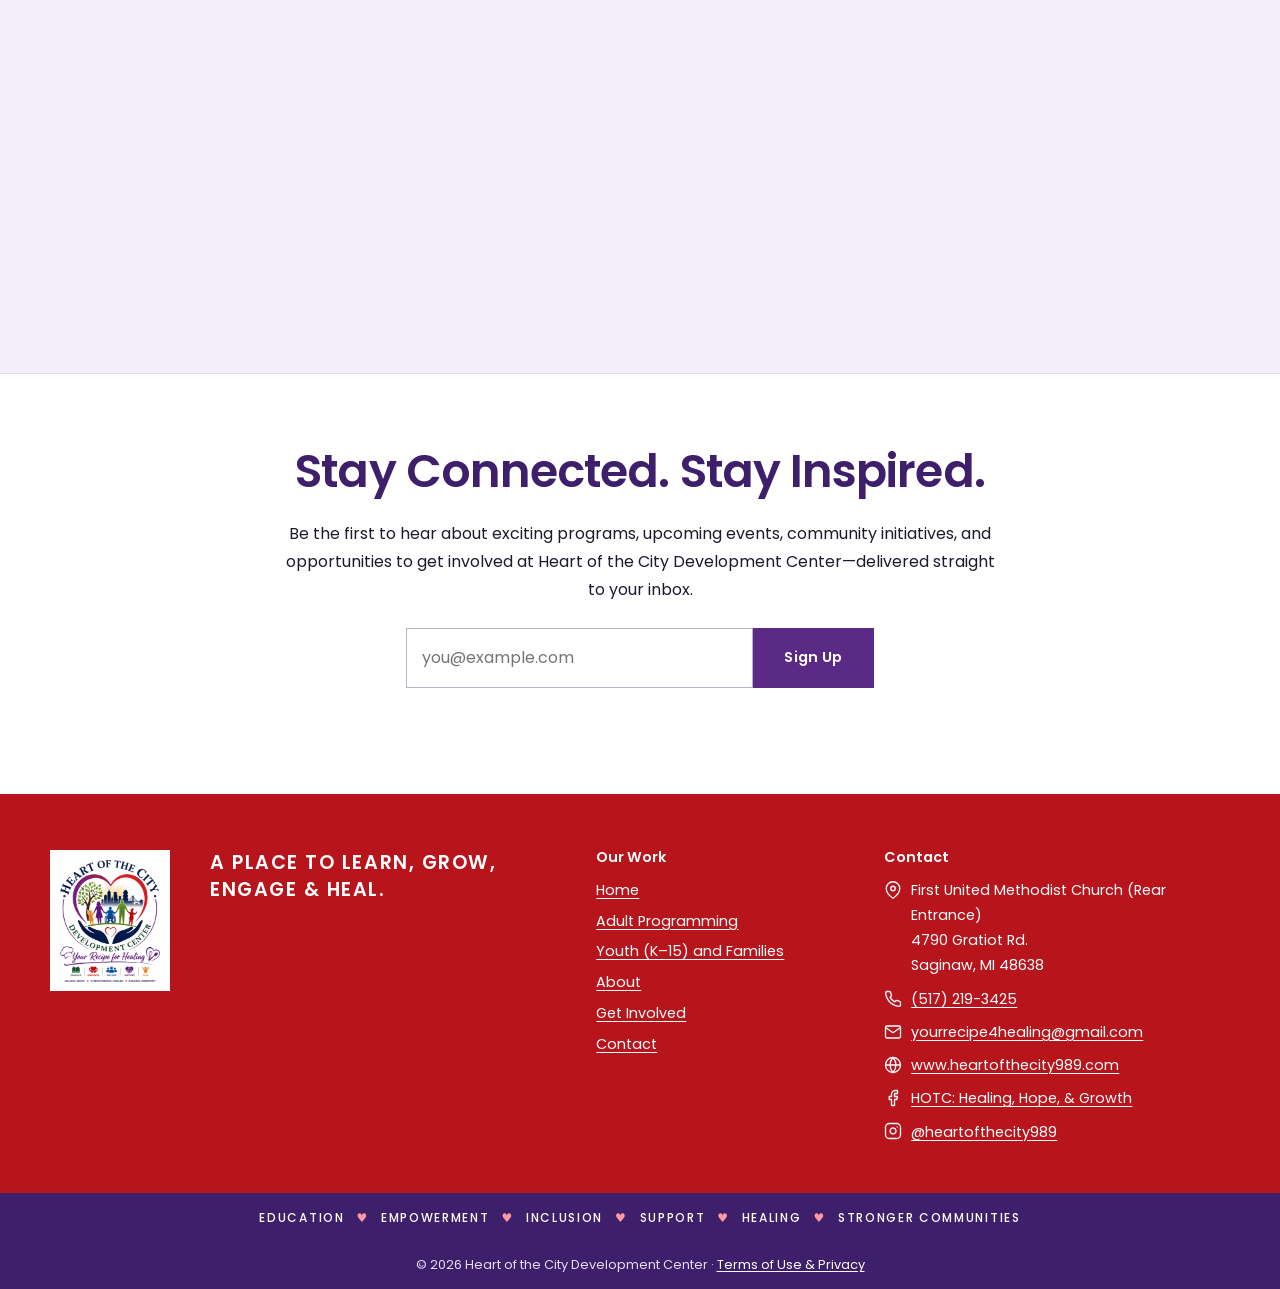
<file: contact.html>
<!doctype html>
<html lang="en">
<head>
  <meta charset="utf-8">
  <meta name="viewport" content="width=device-width, initial-scale=1">
  <title>Contact | Heart of the City Development Center</title>
  <meta name="description" content="Call, email, or visit Heart of the City Development Center at 4790 Gratiot Rd., Saginaw, Michigan.">
  <link rel="icon" href="assets/logo/hotc-logo-64.png">
  <link rel="preconnect" href="https://fonts.googleapis.com">
  <link rel="preconnect" href="https://fonts.gstatic.com" crossorigin>
  <link href="https://fonts.googleapis.com/css2?family=Kaushan+Script&family=Poppins:wght@300;400;500;600&display=swap" rel="stylesheet">
  <link rel="stylesheet" href="css/styles.css?v=9">
</head>
<body data-page="contact">
  <a class="skip" href="#main">Skip to content</a>
  <div id="site-header"></div>

  <main id="main">
    <section class="page-hero">
      <div class="wrap">
        <h1>Talk to Our Team</h1>
        <p>Looking for a safe, supportive, and inclusive space where you or someone you love can learn, grow, engage, heal, and thrive?</p>
      </div>
    </section>

    <section class="section">
      <div class="wrap grid grid--2">
        <div>
          <h2>Find us</h2>
          <p class="lead">Call or send us a message, and we'll walk you through our services.</p>
          <ul class="contact-list">
            <li>
              <span class="icon-badge"><svg class="icon" aria-hidden="true"><use href="#i-map-pin"/></svg></span>
              <span><strong>Location</strong><br>First United Methodist Church (Rear Entrance)<br>4790 Gratiot Rd.<br>Saginaw, MI 48638</span>
            </li>
            <li>
              <span class="icon-badge"><svg class="icon" aria-hidden="true"><use href="#i-phone"/></svg></span>
              <span><strong>Phone</strong><br><a href="tel:+15172193425">(517) 219-3425</a></span>
            </li>
            <li>
              <span class="icon-badge"><svg class="icon" aria-hidden="true"><use href="#i-mail"/></svg></span>
              <span><strong>Email</strong><br><a href="mailto:yourrecipe4healing@gmail.com">yourrecipe4healing@gmail.com</a></span>
            </li>
            <li>
              <span class="icon-badge"><svg class="icon" aria-hidden="true"><use href="#i-globe"/></svg></span>
              <span><strong>Website</strong><br><a href="https://www.heartofthecity989.com">www.heartofthecity989.com</a></span>
            </li>
            <li>
              <span class="icon-badge"><svg class="icon" aria-hidden="true"><use href="#i-facebook"/></svg></span>
              <span><strong>Facebook</strong><br><a href="https://www.facebook.com/p/HOTC-Healing-Hope-Growth-61593542165706/">HOTC: Healing, Hope, &amp; Growth</a></span>
            </li>
            <li>
              <span class="icon-badge"><svg class="icon" aria-hidden="true"><use href="#i-instagram"/></svg></span>
              <span><strong>Instagram</strong><br><a href="https://www.instagram.com/heartofthecity989/">@heartofthecity989</a></span>
            </li>
          </ul>
        </div>

        <div class="card">
          <h2>Send us a message</h2>
          <!-- TODO(hookup): submissions go to FORM_ENDPOINT in js/main.js (Google Apps Script → email + Google Sheet). -->
          <form class="form" data-form="contact" novalidate>
            <div class="row">
              <label>Name <input type="text" name="name" required autocomplete="name"></label>
              <label>Email <input type="email" name="email" required autocomplete="email"></label>
            </div>
            <div class="row">
              <label>Phone (optional) <input type="tel" name="phone" autocomplete="tel"></label>
              <label>I'm interested in
                <select name="interest">
                  <option>Adult Programming (16–55)</option>
                  <option>Youth (K–15) and Families</option>
                  <option>Volunteering</option>
                  <option>Donating or sponsoring</option>
                  <option>Something else</option>
                </select>
              </label>
            </div>
            <label>Message <textarea name="message" rows="5" required></textarea></label>
            <label class="hp" aria-hidden="true">Leave this blank <input type="text" name="website" tabindex="-1" autocomplete="off"></label>
            <button class="btn" type="submit">Send Message</button>
            <p class="form-status" role="status"></p>
          </form>
        </div>
      </div>
    </section>

    <section class="section section--tint" aria-labelledby="map-title">
      <div class="wrap">
        <h2 id="map-title" class="center">Visit us</h2>
        <p class="center">We're at First United Methodist Church. Please use the rear entrance.</p>
        <iframe class="map" title="Map showing 4790 Gratiot Rd., Saginaw, MI 48638" loading="lazy" referrerpolicy="no-referrer-when-downgrade" src="https://www.google.com/maps?q=4790+Gratiot+Rd,+Saginaw,+MI+48638&output=embed"></iframe>
      </div>
    </section>
  </main>

  <div id="site-footer"></div>
  <script src="js/main.js?v=6"></script>
  <script src="js/content.js?v=1"></script>
</body>
</html>
</file>
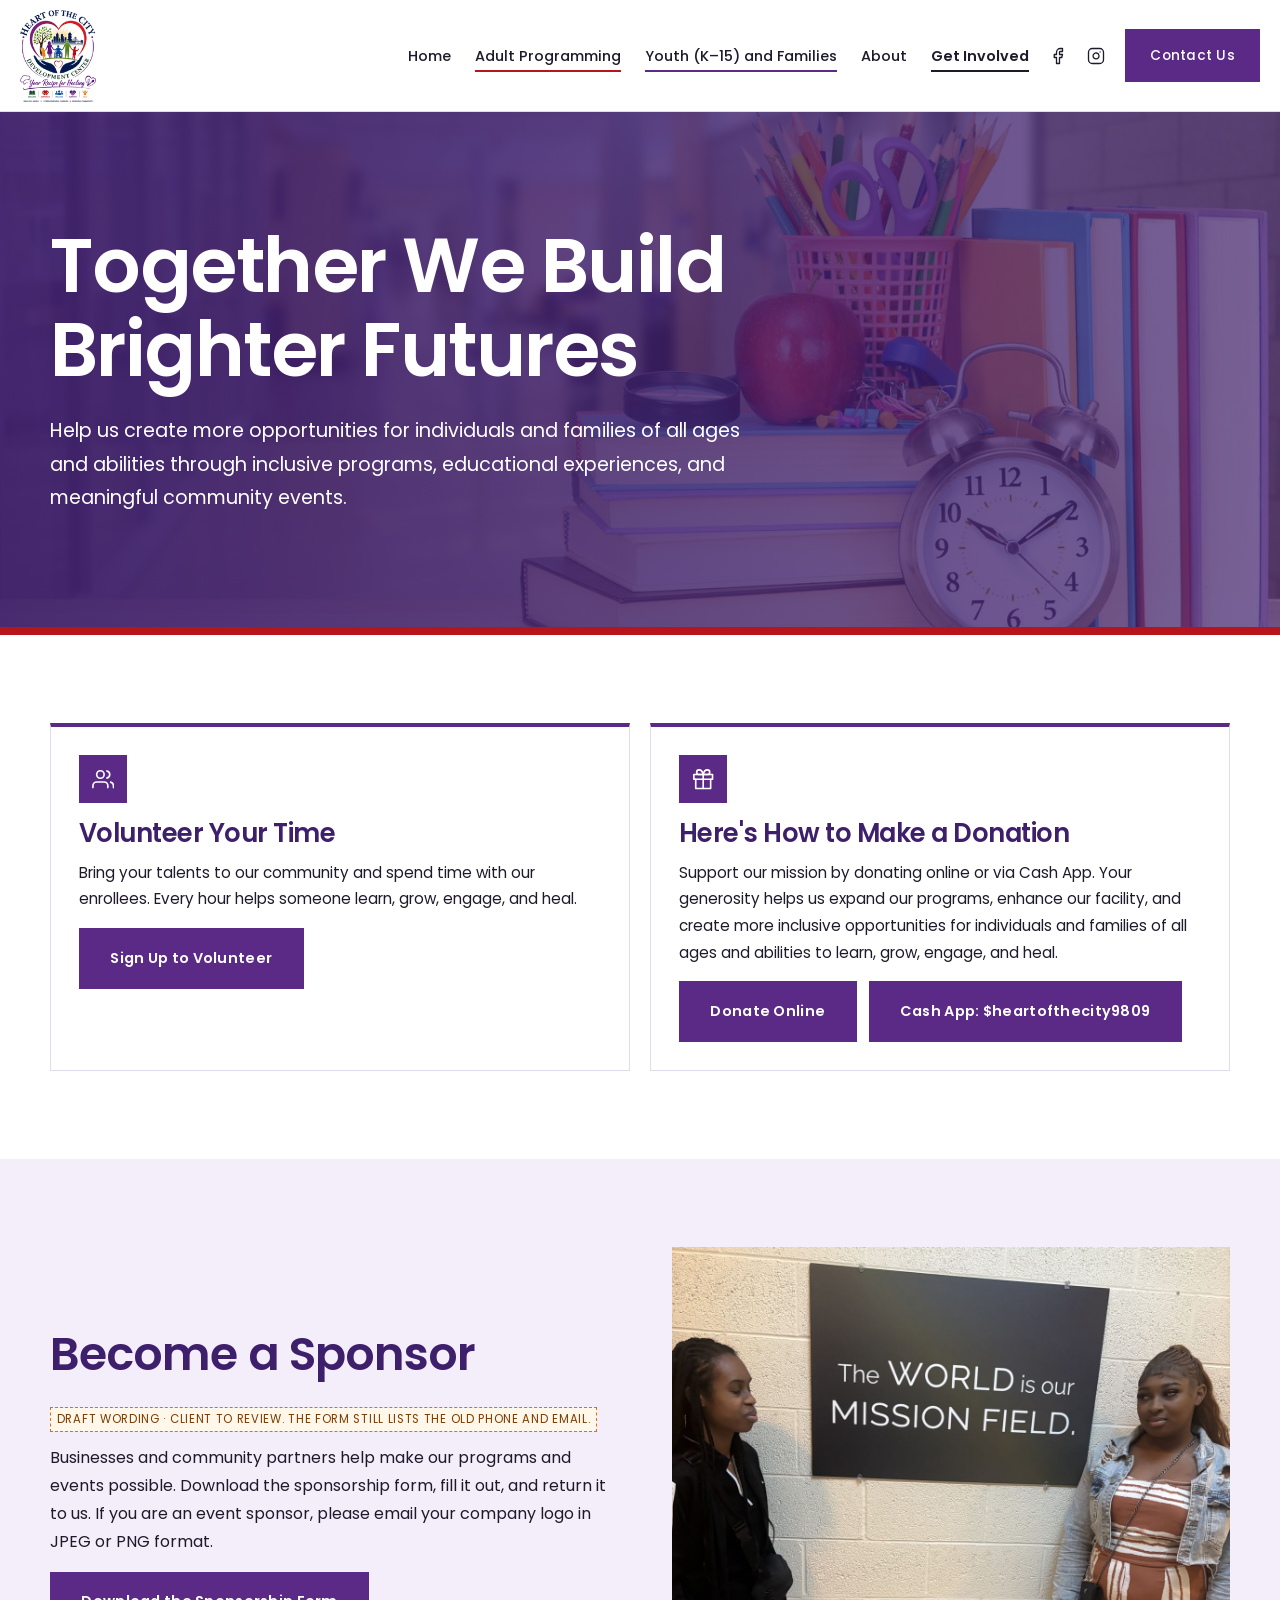
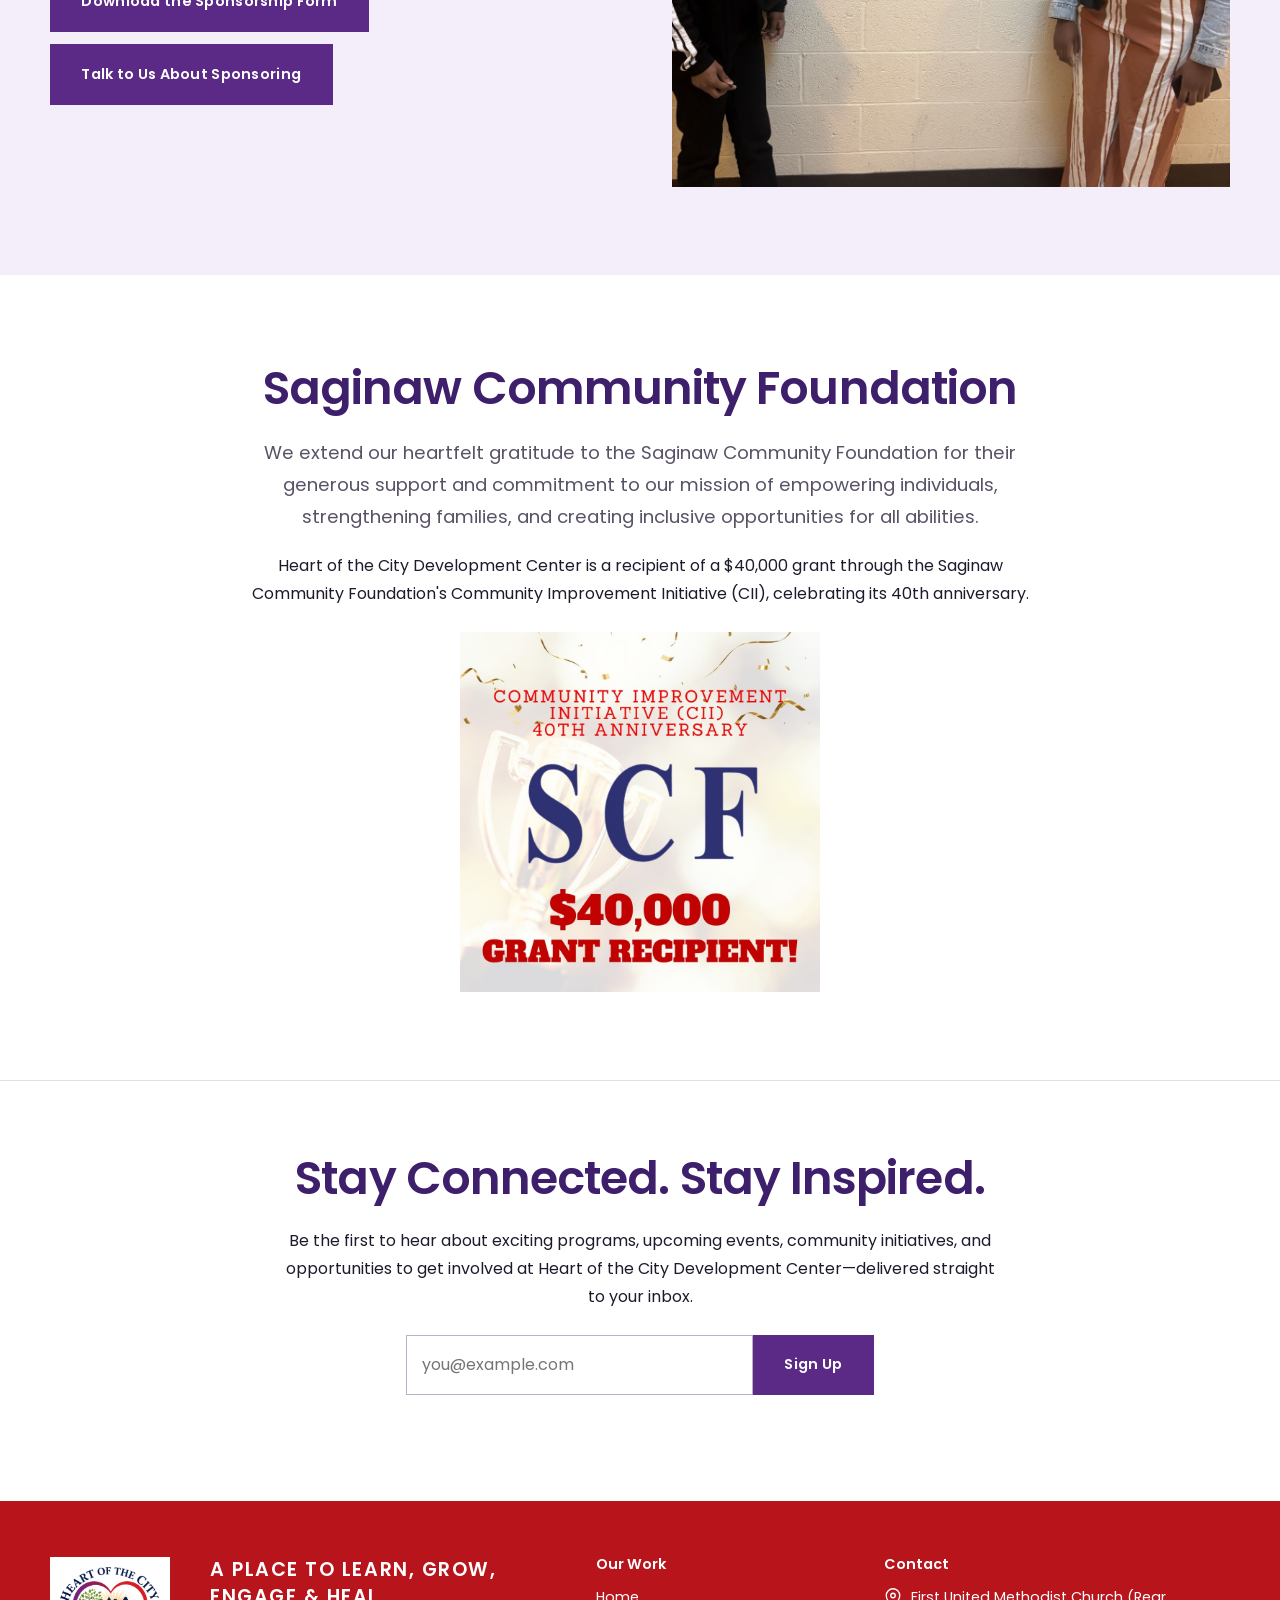
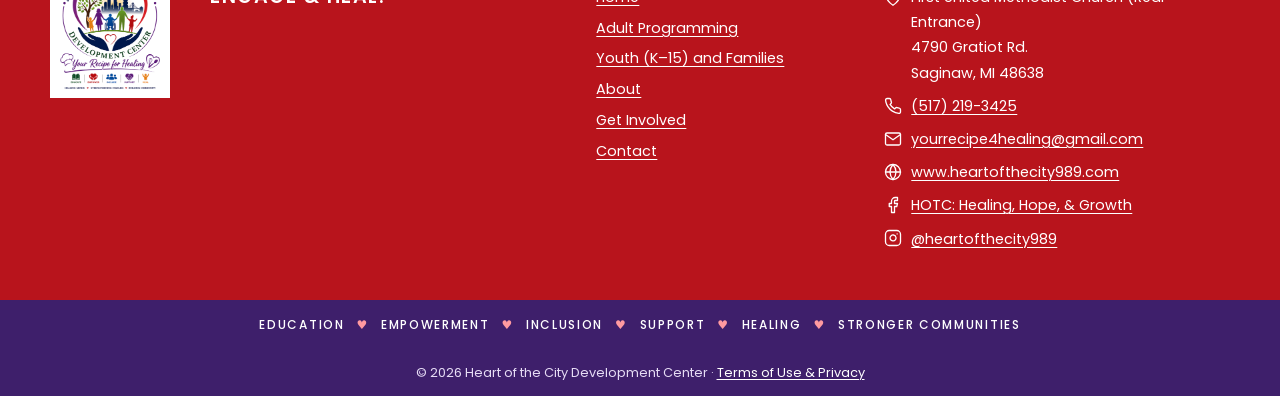
<file: get-involved.html>
<!doctype html>
<html lang="en">
<head>
  <meta charset="utf-8">
  <meta name="viewport" content="width=device-width, initial-scale=1">
  <title>Get Involved | Heart of the City Development Center</title>
  <meta name="description" content="Volunteer, donate, or become a sponsor of Heart of the City Development Center in Saginaw, Michigan.">
  <link rel="icon" href="assets/logo/hotc-logo-64.png">
  <link rel="preconnect" href="https://fonts.googleapis.com">
  <link rel="preconnect" href="https://fonts.gstatic.com" crossorigin>
  <link href="https://fonts.googleapis.com/css2?family=Kaushan+Script&family=Poppins:wght@300;400;500;600&display=swap" rel="stylesheet">
  <link rel="stylesheet" href="css/styles.css?v=9">
</head>
<body data-page="involved">
  <a class="skip" href="#main">Skip to content</a>
  <div id="site-header"></div>

  <main id="main">
    <section class="page-hero">
      <div class="wrap">
        <h1>Together We Build Brighter Futures</h1>
        <p>Help us create more opportunities for individuals and families of all ages and abilities through inclusive programs, educational experiences, and meaningful community events.</p>
      </div>
    </section>

    <section class="section">
      <div class="wrap grid grid--2">
        <article class="card" id="volunteer">
          <span class="icon-badge"><svg class="icon" aria-hidden="true"><use href="#i-users"/></svg></span>
          <h2>Volunteer Your Time</h2>
          <p>Bring your talents to our community and spend time with our enrollees. Every hour helps someone learn, grow, engage, and heal.</p>
          <a class="btn" href="contact.html">Sign Up to Volunteer</a>
        </article>
        <article class="card" id="donate">
          <span class="icon-badge"><svg class="icon" aria-hidden="true"><use href="#i-gift"/></svg></span>
          <h2>Here's How to Make a Donation</h2>
          <p>Support our mission by donating online or via Cash App. Your generosity helps us expand our programs, enhance our facility, and create more inclusive opportunities for individuals and families of all ages and abilities to learn, grow, engage, and heal.</p>
          <div class="btn-row"><a class="btn" href="https://checkout.square.site/merchant/ML215Q5RSNDKX/checkout/HZKOY6LOXP3KLBPVHPHG7XG3">Donate Online</a> <a class="btn btn--purple" href="https://cash.app/$heartofthecity9809">Cash App: $heartofthecity9809</a></div>
        </article>
      </div>
    </section>

    <section class="section section--tint" id="sponsor" aria-labelledby="sponsor-title">
      <div class="wrap split">
        <div>
          <h2 id="sponsor-title">Become a Sponsor</h2>
          <span class="draft-tag">Draft wording · client to review. The form still lists the old phone and email.</span>
          <p>Businesses and community partners help make our programs and events possible. Download the sponsorship form, fill it out, and return it to us. If you are an event sponsor, please email your company logo in JPEG or PNG format.</p>
          <div class="btn-row"><a class="btn" href="assets/docs/HOTC-Sponsorship-Form.pdf" download>Download the Sponsorship Form</a> <a class="btn btn--purple" href="contact.html">Talk to Us About Sponsoring</a></div>
        </div>
        <div class="split-media">
          <img data-slot="sponsor" src="assets/img/sponsor-daughters.jpg" alt="Two young women stand on either side of a sign that reads “The world is our mission field.”" width="1200" height="1600" loading="lazy" style="object-position:50% 30%">
        </div>
      </div>
    </section>

    <section class="section" aria-labelledby="thanks-title">
      <div class="wrap narrow center">
        <h2 id="thanks-title">Saginaw Community Foundation</h2>
        <p class="lead">We extend our heartfelt gratitude to the Saginaw Community Foundation for their generous support and commitment to our mission of empowering individuals, strengthening families, and creating inclusive opportunities for all abilities.</p>
        <p>Heart of the City Development Center is a recipient of a $40,000 grant through the Saginaw Community Foundation's Community Improvement Initiative (CII), celebrating its 40th anniversary.</p>
        <img src="assets/img/scf-grant-recipient.jpg" alt="Saginaw Community Foundation Community Improvement Initiative 40th anniversary: $40,000 grant recipient" width="1000" height="1000" loading="lazy" style="max-width:360px;margin:1.5rem auto 0">

      </div>
    </section>
  </main>

  <div id="site-footer"></div>
  <script src="js/main.js?v=6"></script>
  <script src="js/content.js?v=1"></script>
</body>
</html>
</file>
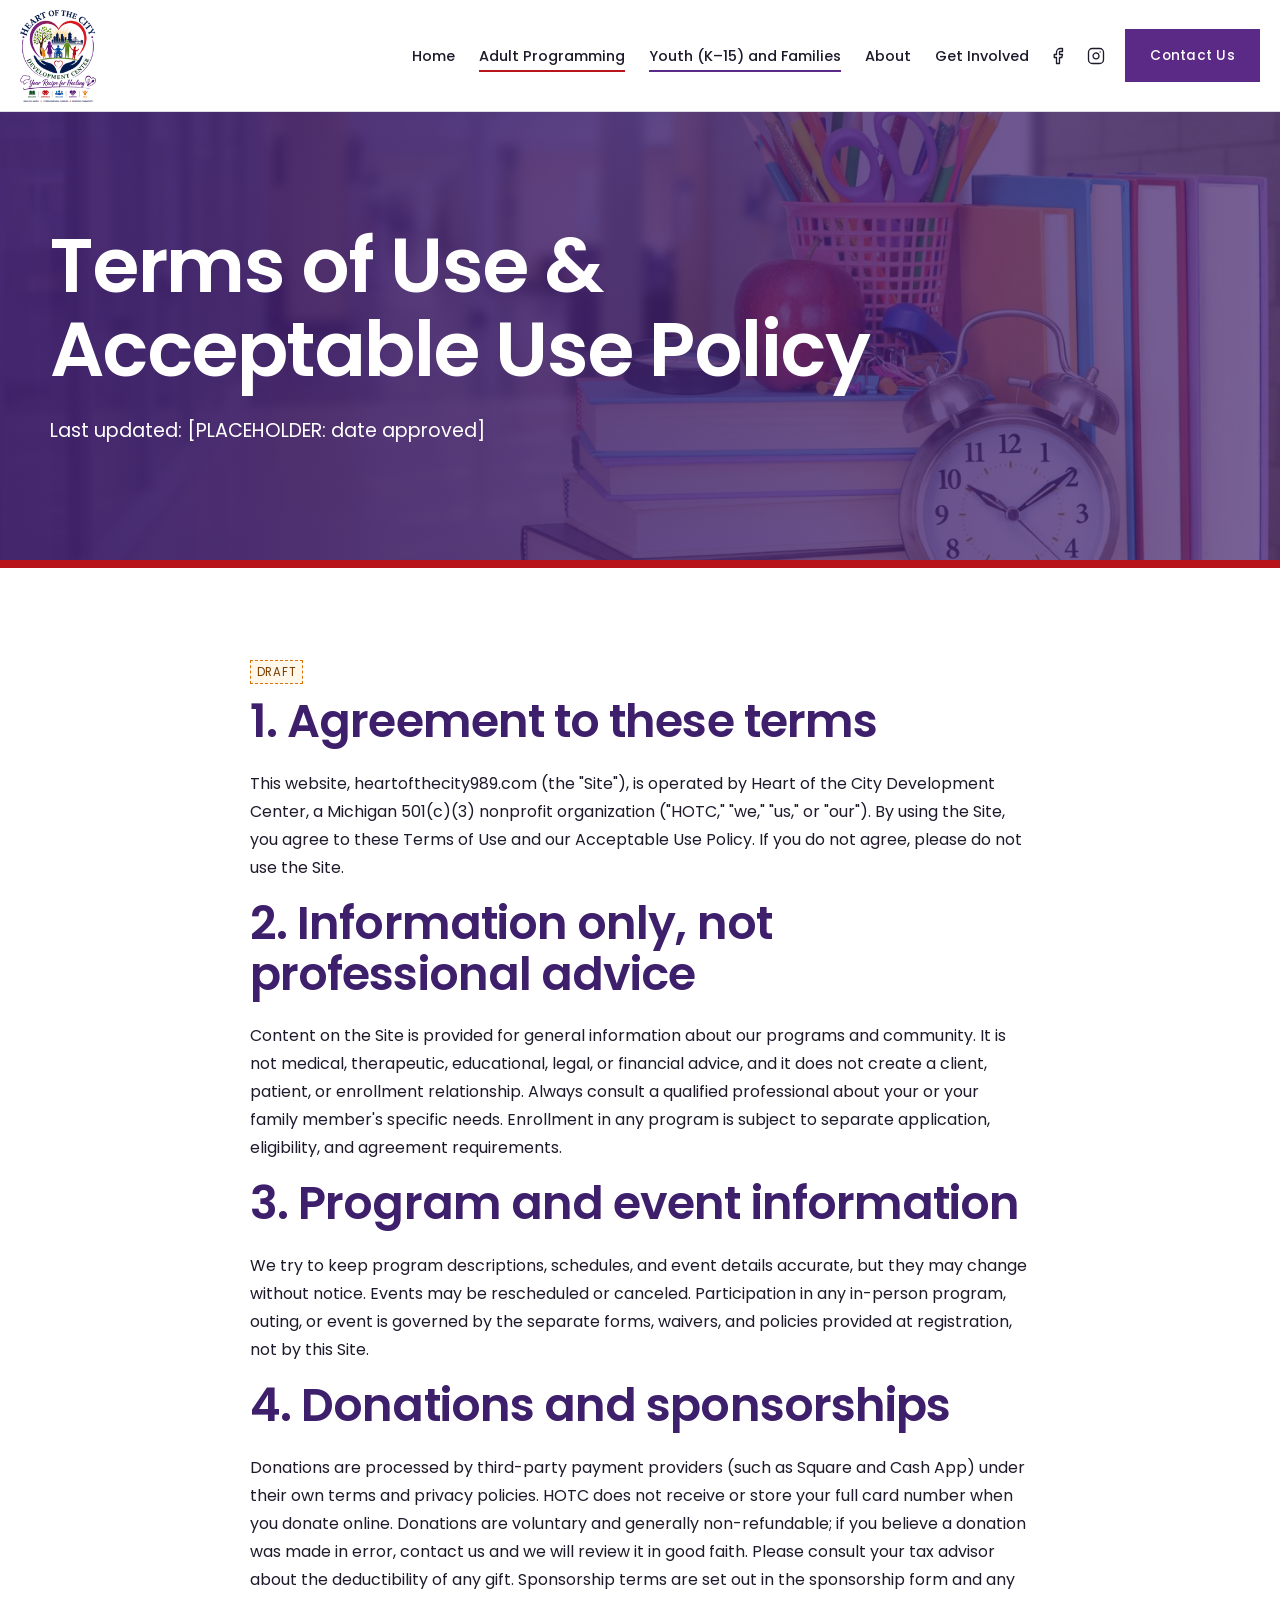
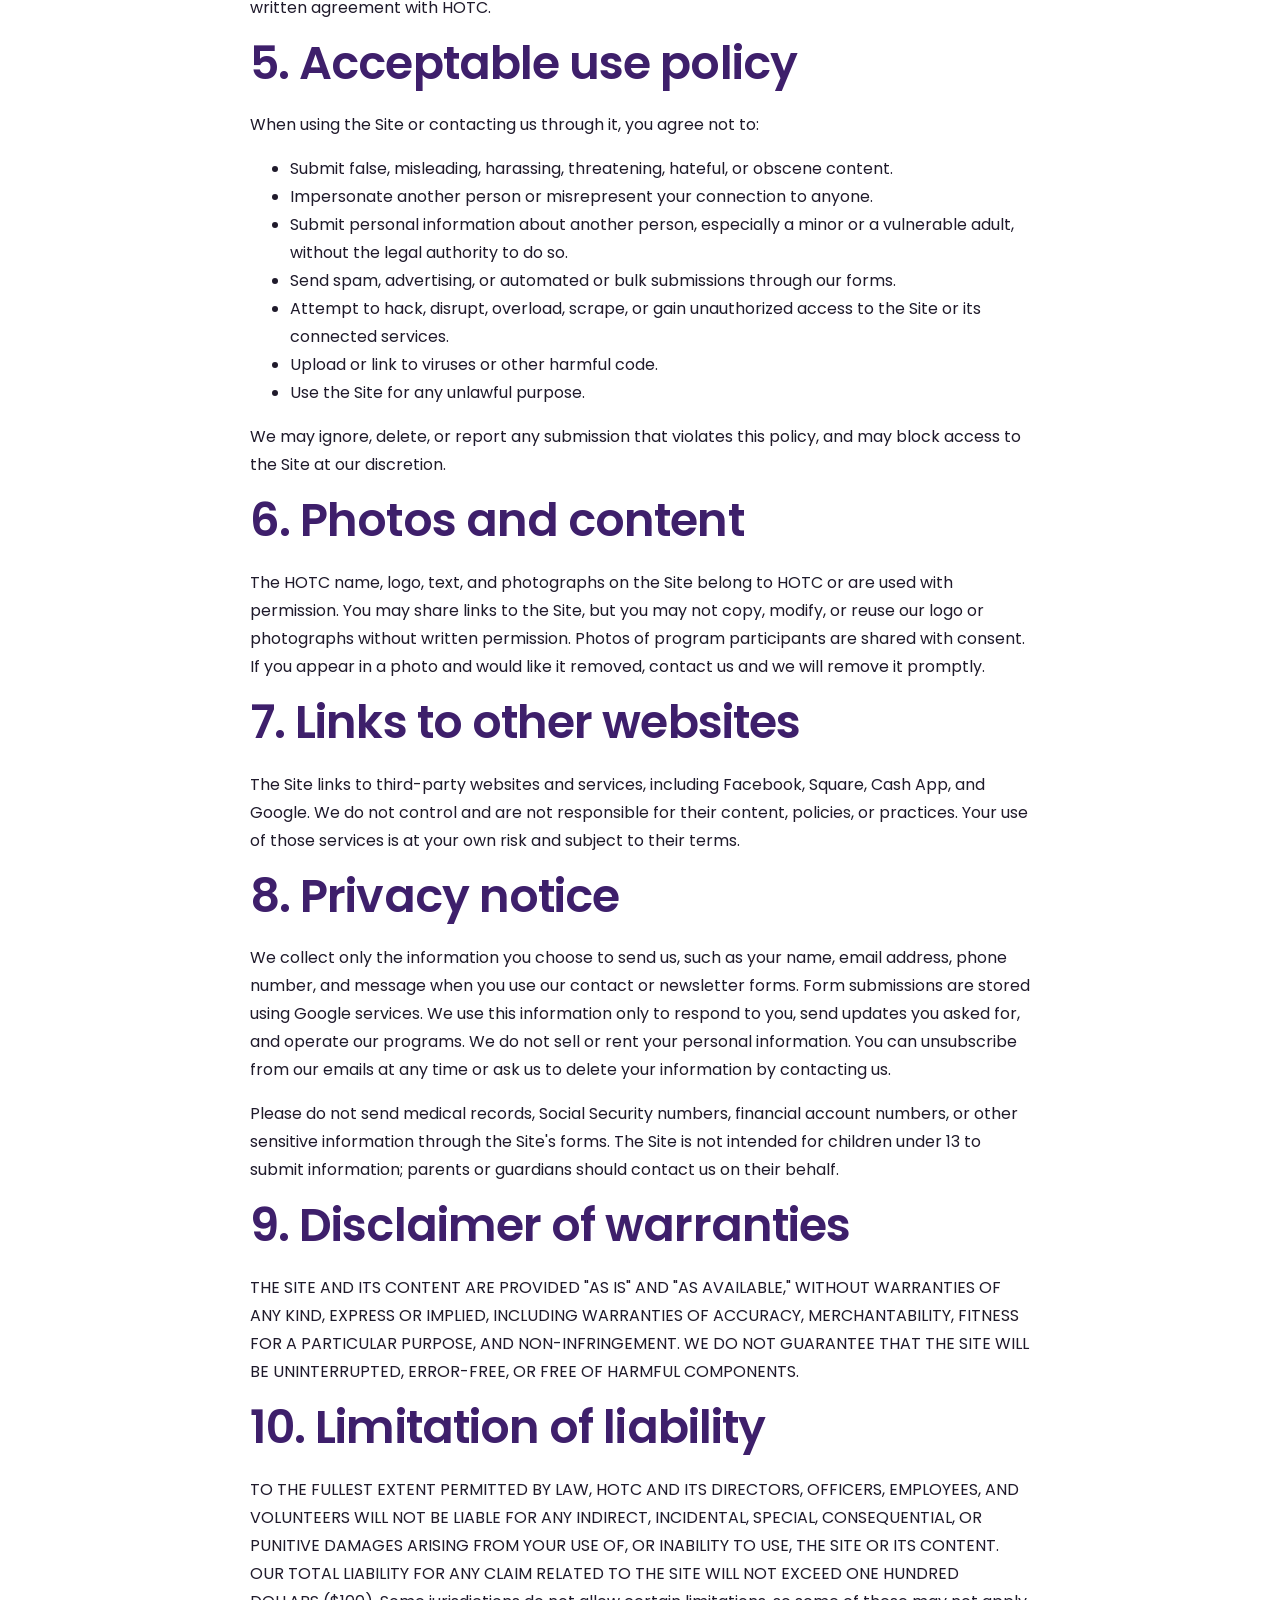
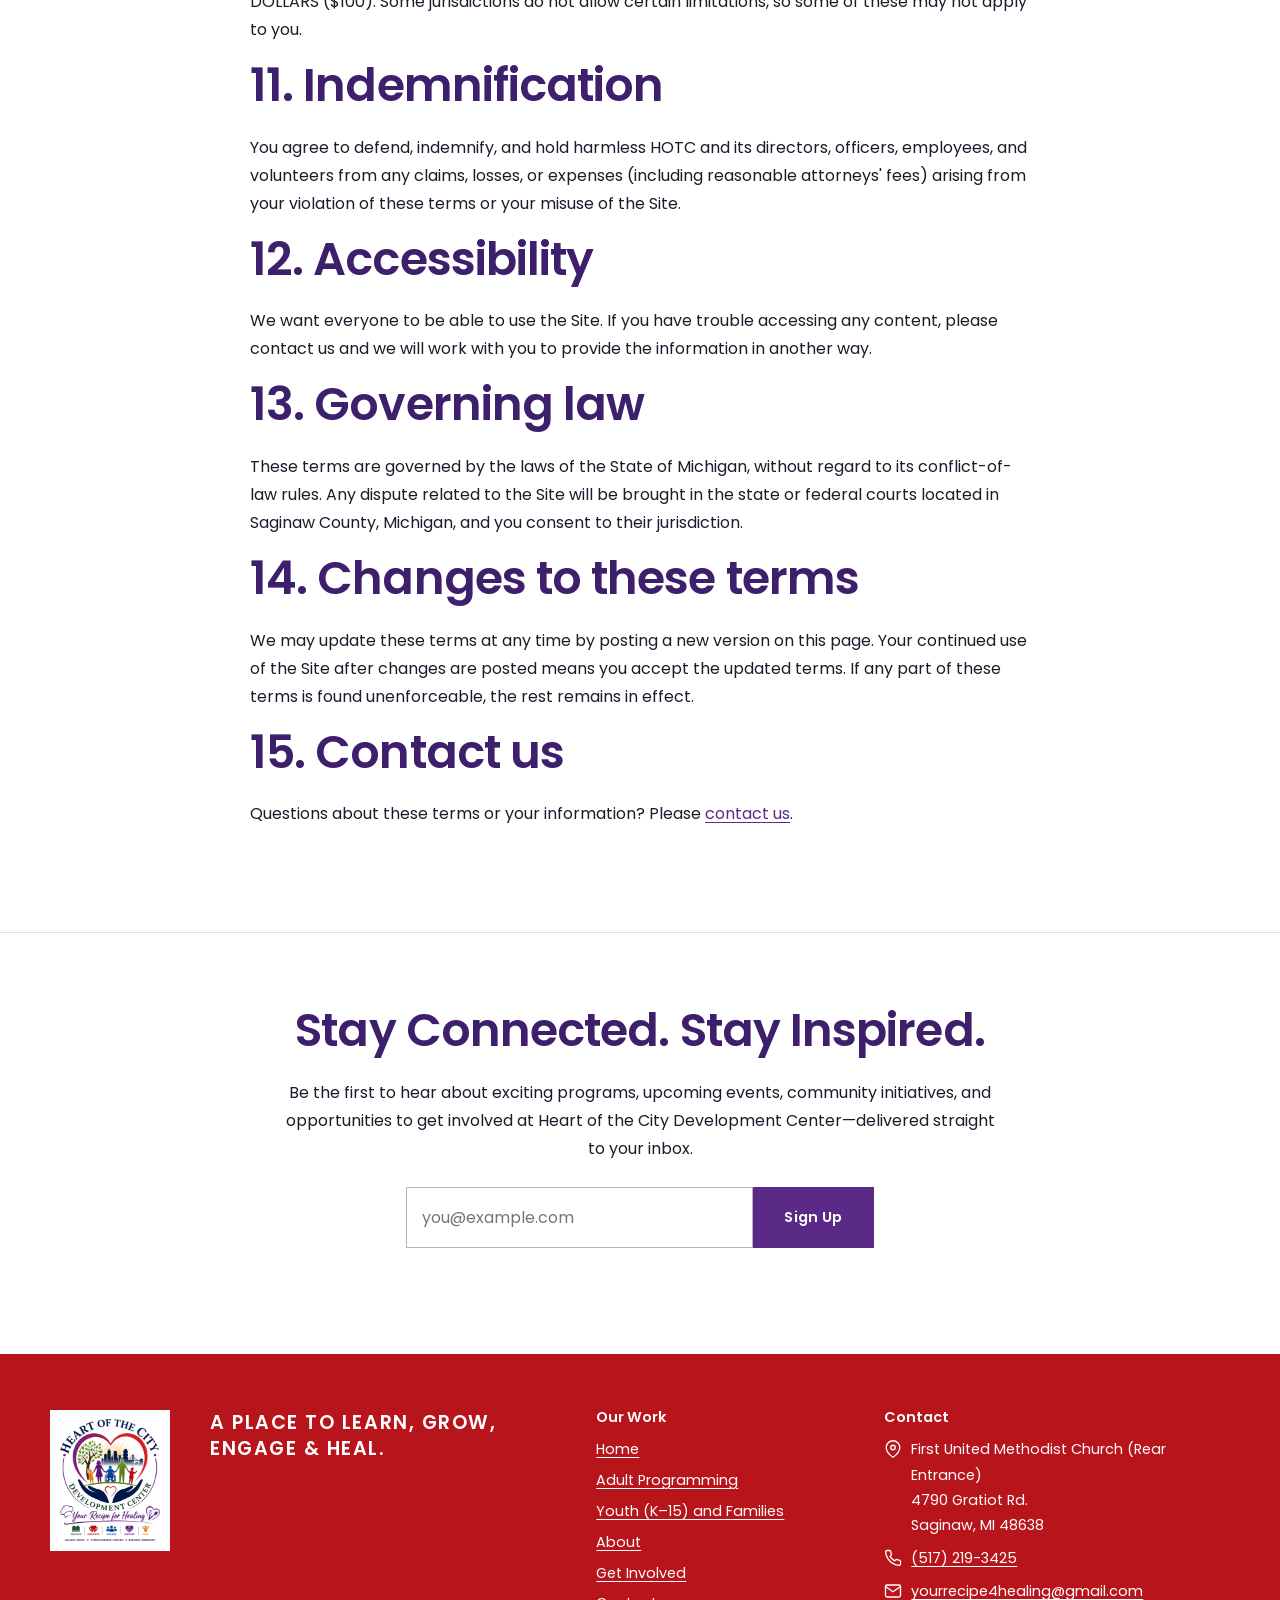
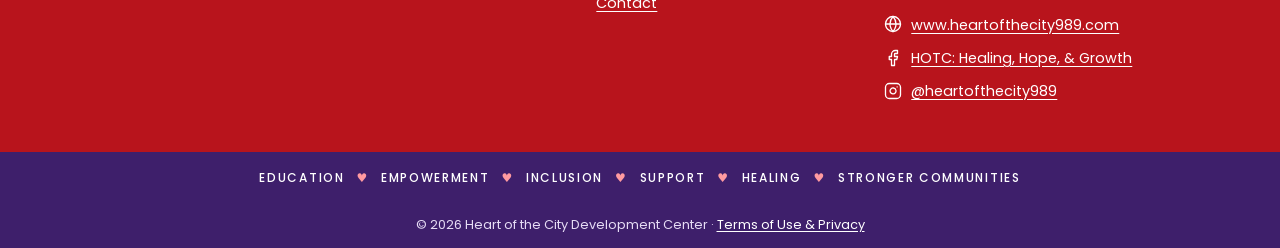
<file: terms.html>
<!doctype html>
<html lang="en">
<head>
  <meta charset="utf-8">
  <meta name="viewport" content="width=device-width, initial-scale=1">
  <title>Terms of Use | Heart of the City Development Center</title>
  <meta name="description" content="Terms of Use, Acceptable Use Policy, and privacy notice for the Heart of the City Development Center website.">
  <link rel="icon" href="assets/logo/hotc-logo-64.png">
  <link rel="preconnect" href="https://fonts.googleapis.com">
  <link rel="preconnect" href="https://fonts.gstatic.com" crossorigin>
  <link href="https://fonts.googleapis.com/css2?family=Kaushan+Script&family=Poppins:wght@300;400;500;600&display=swap" rel="stylesheet">
  <link rel="stylesheet" href="css/styles.css?v=9">
</head>
<body data-page="terms">
  <a class="skip" href="#main">Skip to content</a>
  <div id="site-header"></div>

  <main id="main">
    <section class="page-hero">
      <div class="wrap">
        <h1>Terms of Use &amp; Acceptable Use Policy</h1>
        <p>Last updated: [PLACEHOLDER: date approved]</p>
      </div>
    </section>

    <section class="section">
      <div class="wrap narrow">
        <span class="draft-tag">Draft</span>

        <h2>1. Agreement to these terms</h2>
        <p>This website, heartofthecity989.com (the "Site"), is operated by Heart of the City Development Center, a Michigan 501(c)(3) nonprofit organization ("HOTC," "we," "us," or "our"). By using the Site, you agree to these Terms of Use and our Acceptable Use Policy. If you do not agree, please do not use the Site.</p>

        <h2>2. Information only, not professional advice</h2>
        <p>Content on the Site is provided for general information about our programs and community. It is not medical, therapeutic, educational, legal, or financial advice, and it does not create a client, patient, or enrollment relationship. Always consult a qualified professional about your or your family member's specific needs. Enrollment in any program is subject to separate application, eligibility, and agreement requirements.</p>

        <h2>3. Program and event information</h2>
        <p>We try to keep program descriptions, schedules, and event details accurate, but they may change without notice. Events may be rescheduled or canceled. Participation in any in-person program, outing, or event is governed by the separate forms, waivers, and policies provided at registration, not by this Site.</p>

        <h2>4. Donations and sponsorships</h2>
        <p>Donations are processed by third-party payment providers (such as Square and Cash App) under their own terms and privacy policies. HOTC does not receive or store your full card number when you donate online. Donations are voluntary and generally non-refundable; if you believe a donation was made in error, contact us and we will review it in good faith. Please consult your tax advisor about the deductibility of any gift. Sponsorship terms are set out in the sponsorship form and any written agreement with HOTC.</p>

        <h2>5. Acceptable use policy</h2>
        <p>When using the Site or contacting us through it, you agree not to:</p>
        <ul>
          <li>Submit false, misleading, harassing, threatening, hateful, or obscene content.</li>
          <li>Impersonate another person or misrepresent your connection to anyone.</li>
          <li>Submit personal information about another person, especially a minor or a vulnerable adult, without the legal authority to do so.</li>
          <li>Send spam, advertising, or automated or bulk submissions through our forms.</li>
          <li>Attempt to hack, disrupt, overload, scrape, or gain unauthorized access to the Site or its connected services.</li>
          <li>Upload or link to viruses or other harmful code.</li>
          <li>Use the Site for any unlawful purpose.</li>
        </ul>
        <p>We may ignore, delete, or report any submission that violates this policy, and may block access to the Site at our discretion.</p>

        <h2>6. Photos and content</h2>
        <p>The HOTC name, logo, text, and photographs on the Site belong to HOTC or are used with permission. You may share links to the Site, but you may not copy, modify, or reuse our logo or photographs without written permission. Photos of program participants are shared with consent. If you appear in a photo and would like it removed, contact us and we will remove it promptly.</p>

        <h2>7. Links to other websites</h2>
        <p>The Site links to third-party websites and services, including Facebook, Square, Cash App, and Google. We do not control and are not responsible for their content, policies, or practices. Your use of those services is at your own risk and subject to their terms.</p>

        <h2 id="privacy">8. Privacy notice</h2>
        <p>We collect only the information you choose to send us, such as your name, email address, phone number, and message when you use our contact or newsletter forms. Form submissions are stored using Google services. We use this information only to respond to you, send updates you asked for, and operate our programs. We do not sell or rent your personal information. You can unsubscribe from our emails at any time or ask us to delete your information by contacting us.</p>
        <p>Please do not send medical records, Social Security numbers, financial account numbers, or other sensitive information through the Site's forms. The Site is not intended for children under 13 to submit information; parents or guardians should contact us on their behalf.</p>

        <h2>9. Disclaimer of warranties</h2>
        <p>THE SITE AND ITS CONTENT ARE PROVIDED "AS IS" AND "AS AVAILABLE," WITHOUT WARRANTIES OF ANY KIND, EXPRESS OR IMPLIED, INCLUDING WARRANTIES OF ACCURACY, MERCHANTABILITY, FITNESS FOR A PARTICULAR PURPOSE, AND NON-INFRINGEMENT. WE DO NOT GUARANTEE THAT THE SITE WILL BE UNINTERRUPTED, ERROR-FREE, OR FREE OF HARMFUL COMPONENTS.</p>

        <h2>10. Limitation of liability</h2>
        <p>TO THE FULLEST EXTENT PERMITTED BY LAW, HOTC AND ITS DIRECTORS, OFFICERS, EMPLOYEES, AND VOLUNTEERS WILL NOT BE LIABLE FOR ANY INDIRECT, INCIDENTAL, SPECIAL, CONSEQUENTIAL, OR PUNITIVE DAMAGES ARISING FROM YOUR USE OF, OR INABILITY TO USE, THE SITE OR ITS CONTENT. OUR TOTAL LIABILITY FOR ANY CLAIM RELATED TO THE SITE WILL NOT EXCEED ONE HUNDRED DOLLARS ($100). Some jurisdictions do not allow certain limitations, so some of these may not apply to you.</p>

        <h2>11. Indemnification</h2>
        <p>You agree to defend, indemnify, and hold harmless HOTC and its directors, officers, employees, and volunteers from any claims, losses, or expenses (including reasonable attorneys' fees) arising from your violation of these terms or your misuse of the Site.</p>

        <h2>12. Accessibility</h2>
        <p>We want everyone to be able to use the Site. If you have trouble accessing any content, please contact us and we will work with you to provide the information in another way.</p>

        <h2>13. Governing law</h2>
        <p>These terms are governed by the laws of the State of Michigan, without regard to its conflict-of-law rules. Any dispute related to the Site will be brought in the state or federal courts located in Saginaw County, Michigan, and you consent to their jurisdiction.</p>

        <h2>14. Changes to these terms</h2>
        <p>We may update these terms at any time by posting a new version on this page. Your continued use of the Site after changes are posted means you accept the updated terms. If any part of these terms is found unenforceable, the rest remains in effect.</p>

        <h2>15. Contact us</h2>
        <p>Questions about these terms or your information? Please <a href="contact.html">contact us</a>.</p>
      </div>
    </section>
  </main>

  <div id="site-footer"></div>
  <script src="js/main.js?v=6"></script>
  <script src="js/content.js?v=1"></script>
</body>
</html>
</file>
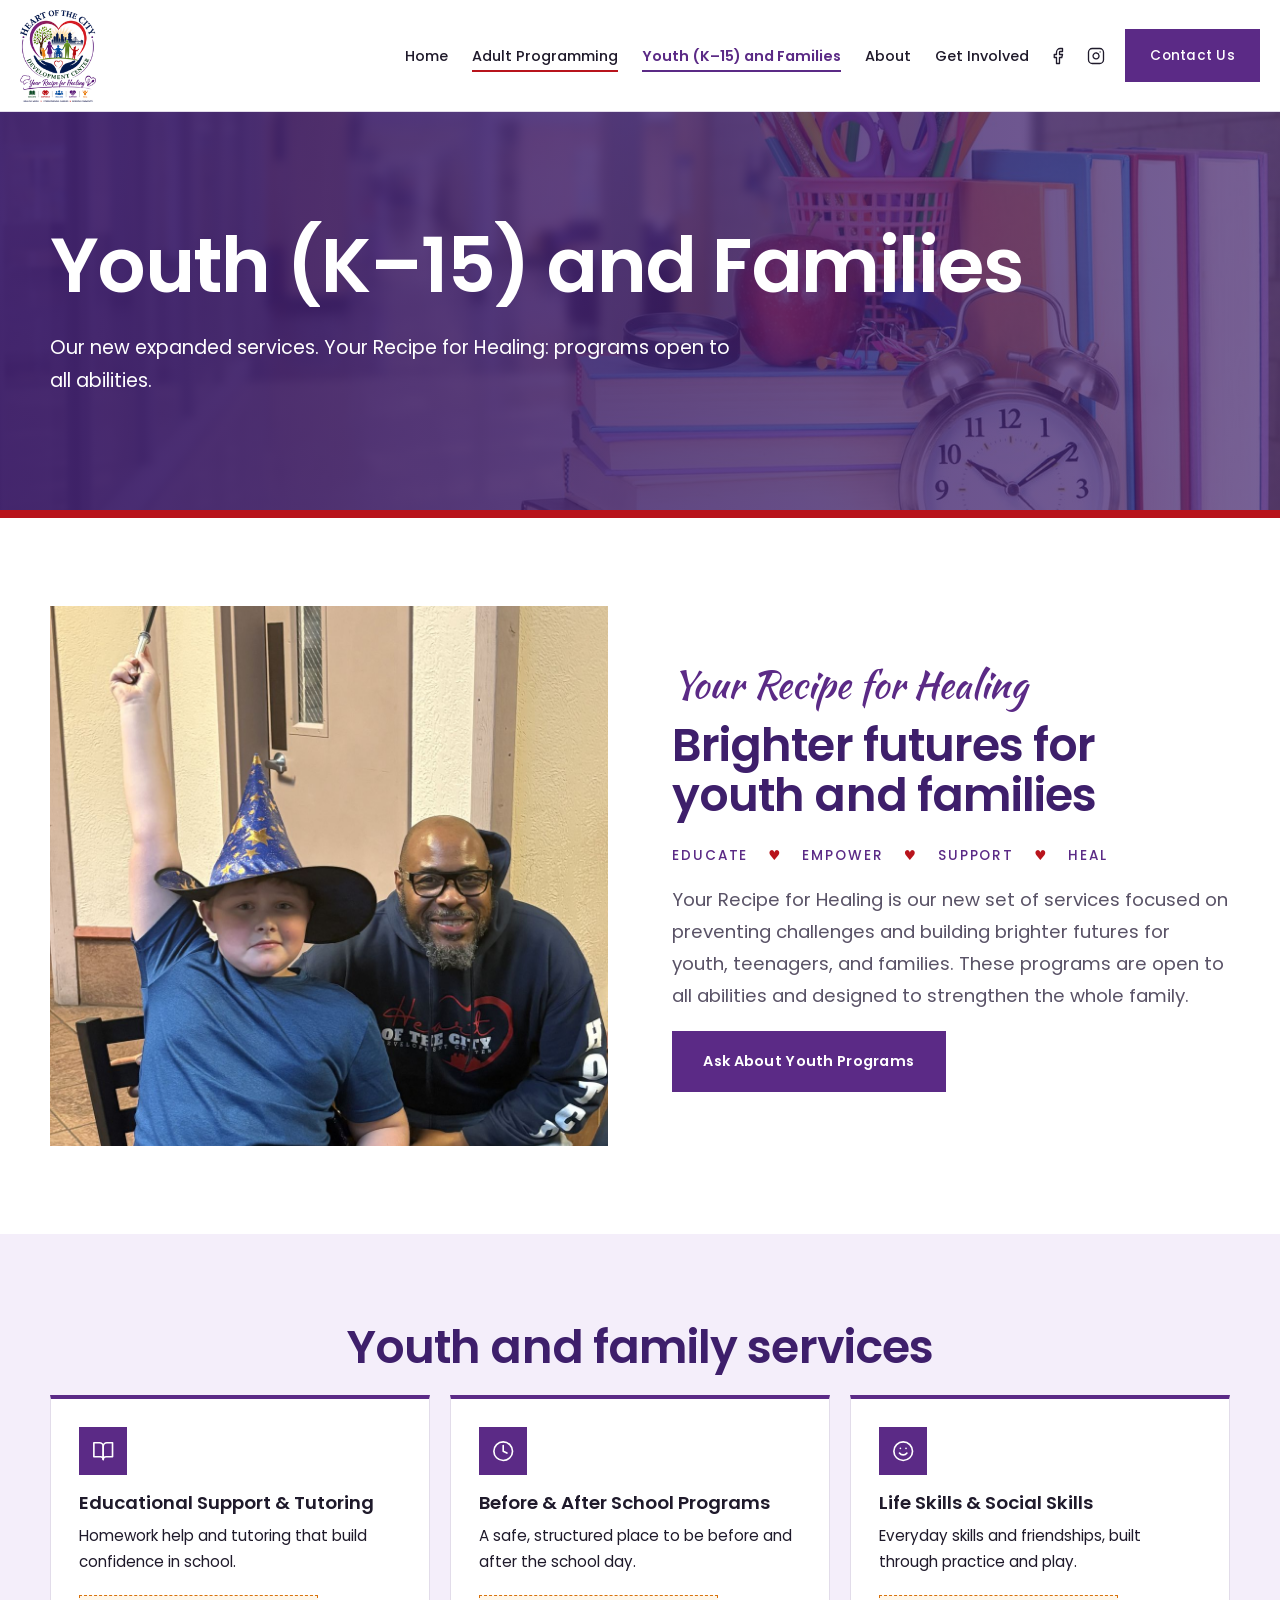
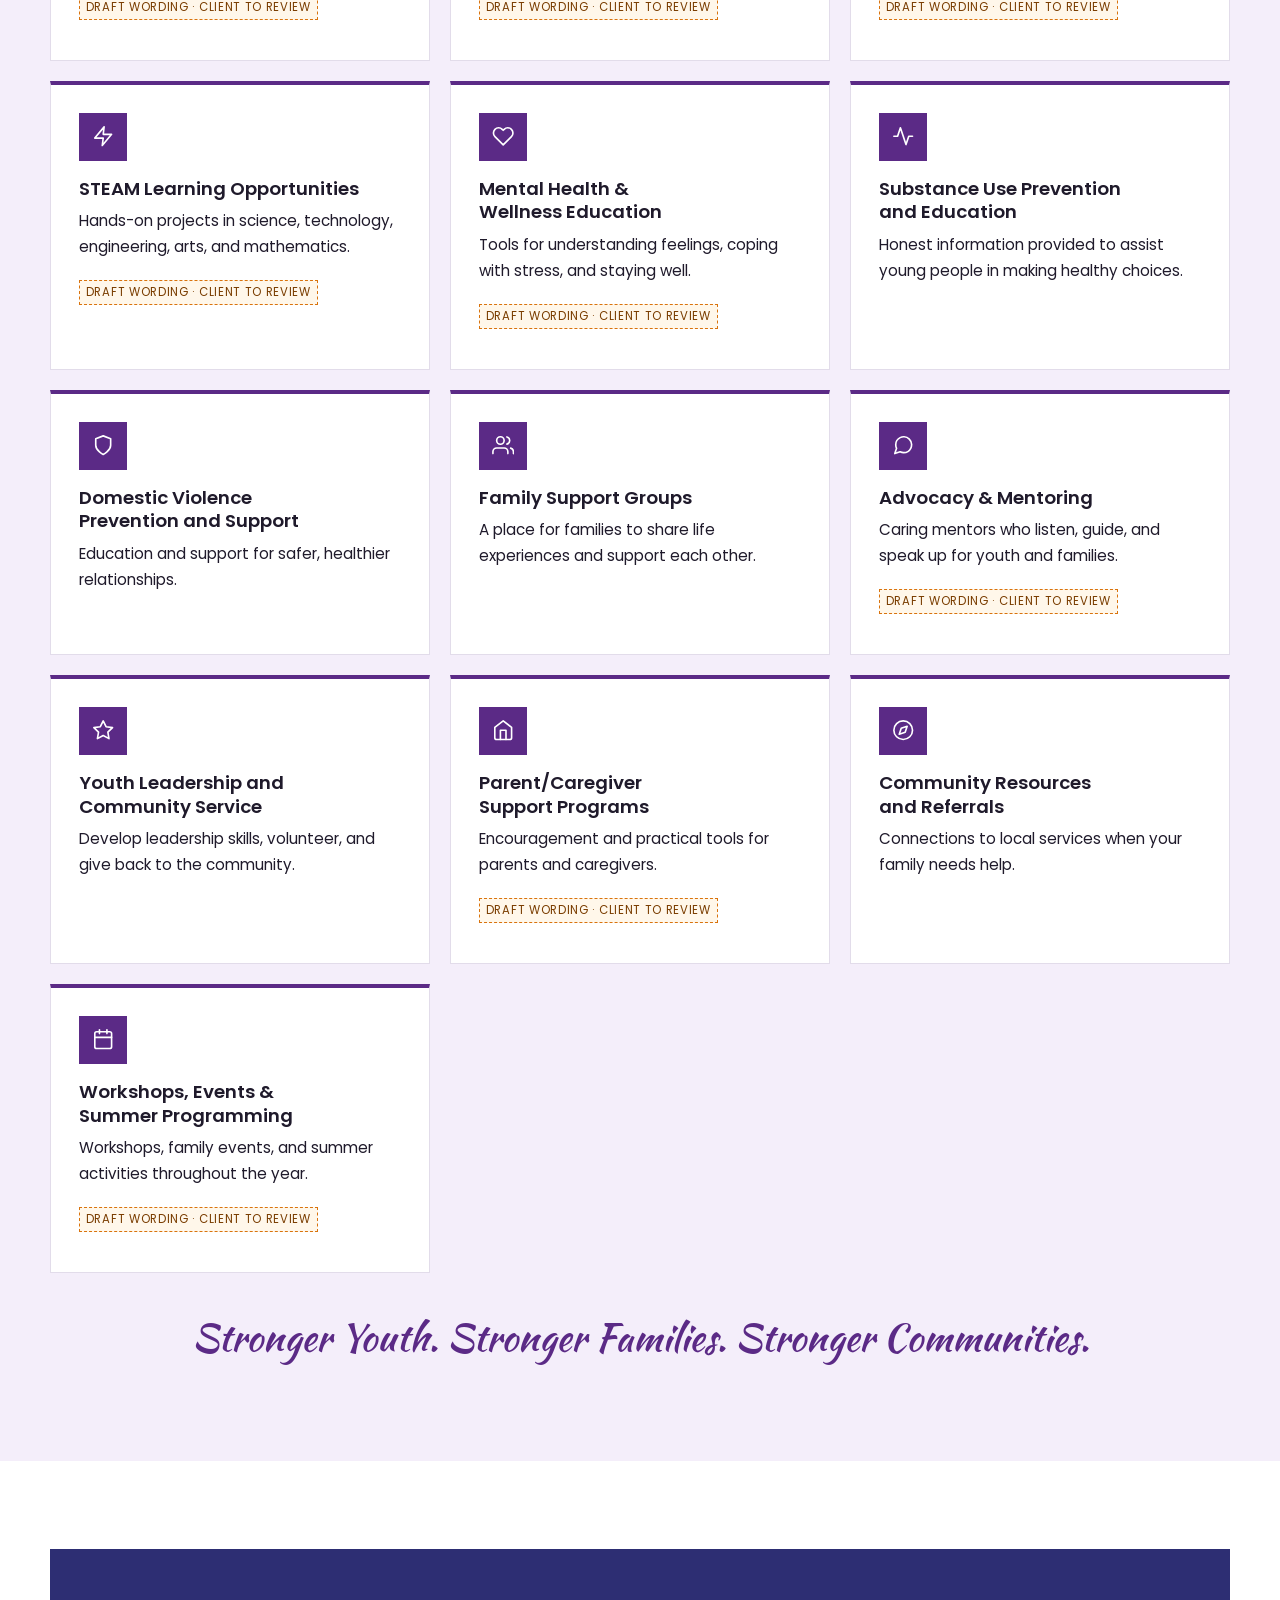
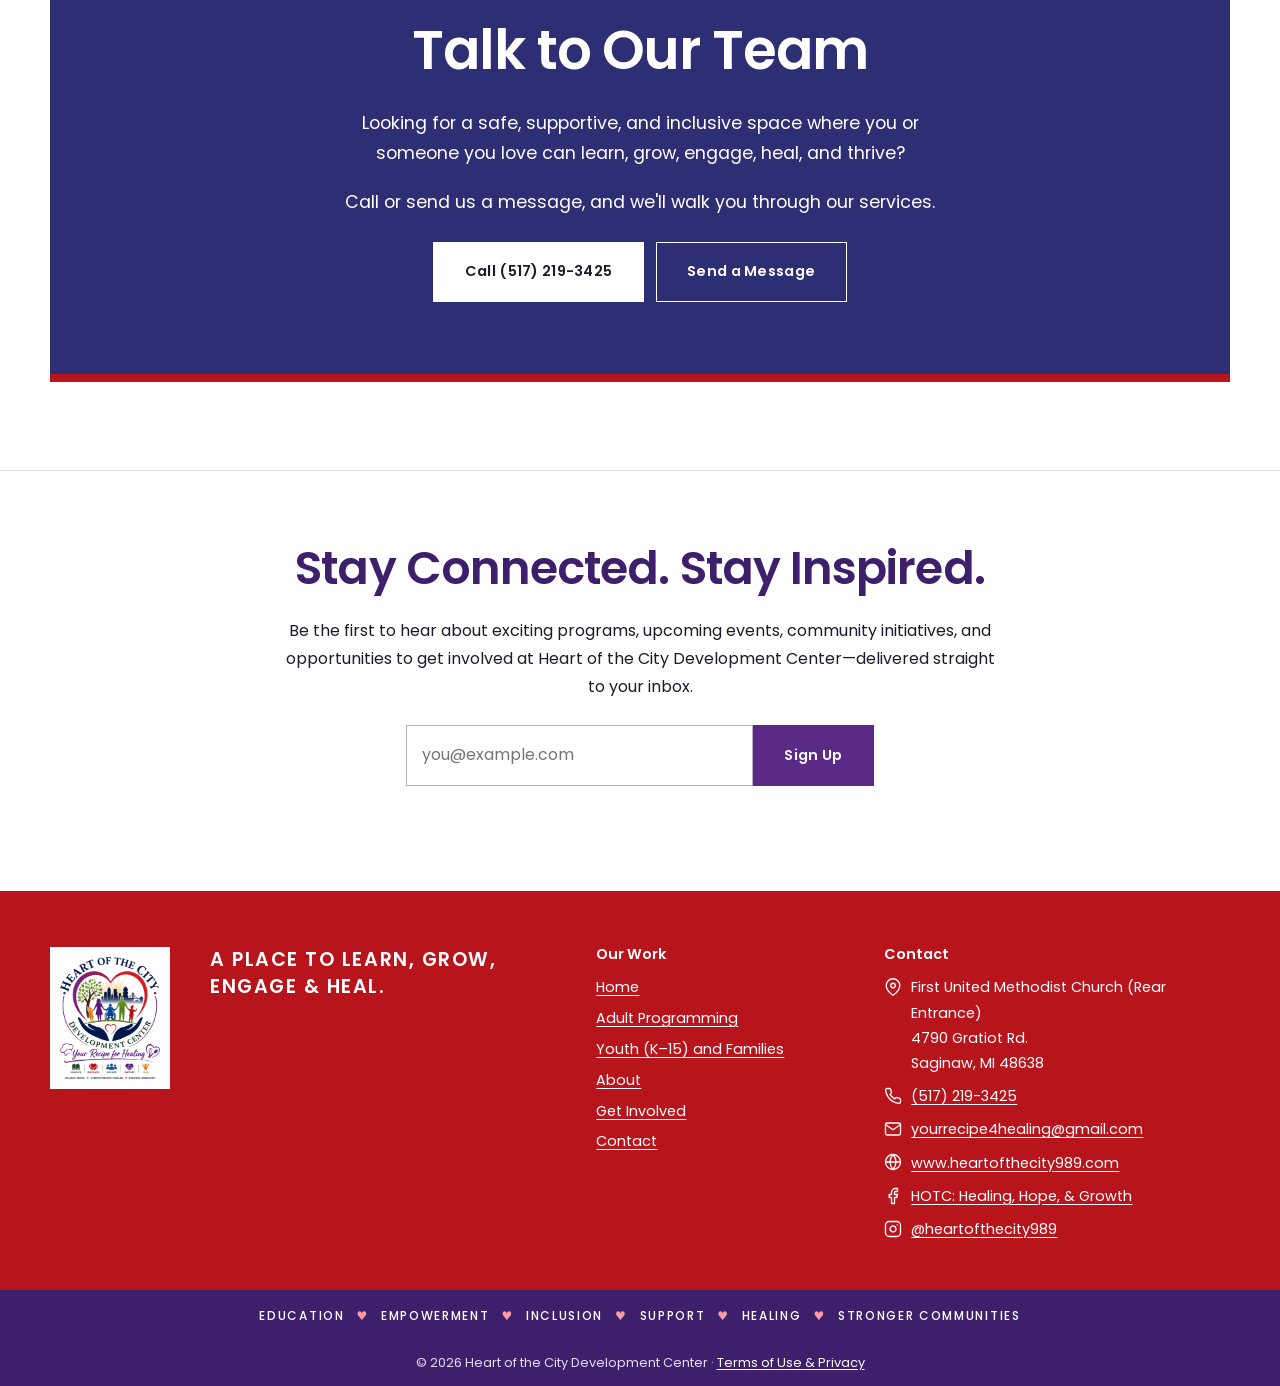
<file: youth-families.html>
<!doctype html>
<html lang="en">
<head>
  <meta charset="utf-8">
  <meta name="viewport" content="width=device-width, initial-scale=1">
  <title>Youth (K–15) and Families | Heart of the City Development Center</title>
  <meta name="description" content="Your Recipe for Healing: youth and family programs (K–15), open to all abilities, at Heart of the City Development Center in Saginaw, Michigan.">
  <link rel="icon" href="assets/logo/hotc-logo-64.png">
  <link rel="preconnect" href="https://fonts.googleapis.com">
  <link rel="preconnect" href="https://fonts.gstatic.com" crossorigin>
  <link href="https://fonts.googleapis.com/css2?family=Kaushan+Script&family=Poppins:wght@300;400;500;600&display=swap" rel="stylesheet">
  <link rel="stylesheet" href="css/styles.css?v=9">
</head>
<body data-page="youth" data-section="youth">
  <a class="skip" href="#main">Skip to content</a>
  <div id="site-header"></div>

  <main id="main">
    <section class="page-hero">
      <div class="wrap">
        <h1>Youth (K–15) and Families</h1>
        <p>Our new expanded services. Your Recipe for Healing: programs open to all abilities.</p>
      </div>
    </section>

    <section class="section">
      <div class="wrap split split--media-first">
        <div>
          <p class="script">Your Recipe for Healing</p>
          <h2>Brighter futures for youth and families</h2>
          <ul class="values" style="justify-content:flex-start"><li>Educate</li><li>Empower</li><li>Support</li><li>Heal</li></ul>
          <p class="lead">Your Recipe for Healing is our new set of services focused on preventing challenges and building brighter futures for youth, teenagers, and families. These programs are open to all abilities and designed to strengthen the whole family.</p>
          <a class="btn" href="contact.html">Ask About Youth Programs</a>
        </div>
        <div class="split-media">
          <img data-slot="youth-main" src="assets/img/youth-event-wizard-hat.jpg" alt="A boy in a star-covered wizard hat raises a wand beside a smiling Heart of the City team member" width="1142" height="1600" style="object-position:50% 30%">
        </div>
      </div>
    </section>

    <section class="section section--accent-soft" aria-labelledby="services-title">
      <div class="wrap">
        <div class="center">
          <h2 id="services-title">Youth and family services</h2>
        </div>
        <div class="grid grid--3">
          <article class="card">
            <span class="icon-badge"><svg class="icon" aria-hidden="true"><use href="#i-book"/></svg></span>
            <h3>Educational Support &amp; Tutoring</h3>
            <p>Homework help and tutoring that build confidence in school.</p>
            <span class="draft-tag">Draft wording · client to review</span>
          </article>
          <article class="card">
            <span class="icon-badge"><svg class="icon" aria-hidden="true"><use href="#i-clock"/></svg></span>
            <h3>Before &amp; After School Programs</h3>
            <p>A safe, structured place to be before and after the school day.</p>
            <span class="draft-tag">Draft wording · client to review</span>
          </article>
          <article class="card">
            <span class="icon-badge"><svg class="icon" aria-hidden="true"><use href="#i-smile"/></svg></span>
            <h3>Life Skills &amp; Social Skills</h3>
            <p>Everyday skills and friendships, built through practice and play.</p>
            <span class="draft-tag">Draft wording · client to review</span>
          </article>
          <article class="card">
            <span class="icon-badge"><svg class="icon" aria-hidden="true"><use href="#i-zap"/></svg></span>
            <h3>STEAM Learning Opportunities</h3>
            <p>Hands-on projects in science, technology, engineering, arts, and mathematics.</p>
            <span class="draft-tag">Draft wording · client to review</span>
          </article>
          <article class="card">
            <span class="icon-badge"><svg class="icon" aria-hidden="true"><use href="#i-heart"/></svg></span>
            <h3>Mental Health &amp; Wellness Education</h3>
            <p>Tools for understanding feelings, coping with stress, and staying well.</p>
            <span class="draft-tag">Draft wording · client to review</span>
          </article>
          <article class="card">
            <span class="icon-badge"><svg class="icon" aria-hidden="true"><use href="#i-activity"/></svg></span>
            <h3>Substance Use Prevention and Education</h3>
            <p>Honest information provided to assist young people in making healthy choices.</p>
          </article>
          <article class="card">
            <span class="icon-badge"><svg class="icon" aria-hidden="true"><use href="#i-shield"/></svg></span>
            <h3>Domestic Violence Prevention and Support</h3>
            <p>Education and support for safer, healthier relationships.</p>
          </article>
          <article class="card">
            <span class="icon-badge"><svg class="icon" aria-hidden="true"><use href="#i-users"/></svg></span>
            <h3>Family Support Groups</h3>
            <p>A place for families to share life experiences and support each other.</p>
          </article>
          <article class="card">
            <span class="icon-badge"><svg class="icon" aria-hidden="true"><use href="#i-message"/></svg></span>
            <h3>Advocacy &amp; Mentoring</h3>
            <p>Caring mentors who listen, guide, and speak up for youth and families.</p>
            <span class="draft-tag">Draft wording · client to review</span>
          </article>
          <article class="card">
            <span class="icon-badge"><svg class="icon" aria-hidden="true"><use href="#i-star"/></svg></span>
            <h3>Youth Leadership and Community Service</h3>
            <p>Develop leadership skills, volunteer, and give back to the community.</p>
          </article>
          <article class="card">
            <span class="icon-badge"><svg class="icon" aria-hidden="true"><use href="#i-home"/></svg></span>
            <h3>Parent/Caregiver Support Programs</h3>
            <p>Encouragement and practical tools for parents and caregivers.</p>
            <span class="draft-tag">Draft wording · client to review</span>
          </article>
          <article class="card">
            <span class="icon-badge"><svg class="icon" aria-hidden="true"><use href="#i-compass"/></svg></span>
            <h3>Community Resources and Referrals</h3>
            <p>Connections to local services when your family needs help.</p>
          </article>
          <article class="card">
            <span class="icon-badge"><svg class="icon" aria-hidden="true"><use href="#i-calendar"/></svg></span>
            <h3>Workshops, Events &amp; Summer Programming</h3>
            <p>Workshops, family events, and summer activities throughout the year.</p>
            <span class="draft-tag">Draft wording · client to review</span>
          </article>
        </div>
        <p class="script center" style="margin-top:2.5rem">Stronger Youth. Stronger Families. Stronger Communities.</p>
      </div>
    </section>

    <section class="section">
      <div class="wrap">
        <div class="cta">
          <h2>Talk to Our Team</h2>
          <p>Looking for a safe, supportive, and inclusive space where you or someone you love can learn, grow, engage, heal, and thrive?</p>
          <p>Call or send us a message, and we'll walk you through our services.</p>
          <div class="btn-row" style="justify-content:center">
            <a class="btn btn--light" href="tel:+15172193425">Call (517) 219-3425</a>
            <a class="btn btn--ghost" href="contact.html">Send a Message</a>
          </div>
        </div>
      </div>
    </section>
  </main>

  <div id="site-footer"></div>
  <script src="js/main.js?v=6"></script>
  <script src="js/content.js?v=1"></script>
</body>
</html>
</file>
<file: css/styles.css>
/* Heart of the City Development Center — shared styles
   Look follows the center's previous site: flat color bands, square edges, light type,
   photo backgrounds. Purple leads, with red and navy. Adult pages lean red, Youth pages purple. */

:root {
  --purple: #5b2a86;
  --purple-deep: #3e1f6b;
  --purple-soft: #f4eefa;
  --red: #b8141c;
  --red-deep: #8e0f15;
  --red-soft: #fcefef;
  --navy: #2d2e73;
  --ink: #1f1a2b;
  --muted: #595266;
  --line: #e2dcea;
  --bg: #ffffff;
  --warn: #7a3d00;
  --warn-bg: #fff7ea;
  --warn-line: #d9730d;

  /* Section accent: purple by default, red on Adult Programming */
  --accent: var(--purple);
  --accent-deep: var(--purple-deep);
  --accent-soft: var(--purple-soft);
  --overlay: 62, 31, 107;
  --stripe: var(--red);
  --ease: cubic-bezier(0.16, 1, 0.3, 1);

  --wrap: 1180px;
  --font: "Poppins", "Segoe UI", system-ui, sans-serif;
  --font-script: "Kaushan Script", "Brush Script MT", cursive;
  --photo: url("../assets/img/hero-school-supplies.jpg");
}

body[data-section="adult"] {
  --accent: var(--red);
  --accent-deep: var(--red-deep);
  --accent-soft: var(--red-soft);
  --overlay: 142, 15, 21;
  --stripe: var(--navy);
}

*, *::before, *::after { box-sizing: border-box; }
html { scroll-behavior: smooth; }
body { margin: 0; accent-color: var(--purple); caret-color: var(--purple); font-family: var(--font); font-size: 1rem; line-height: 1.75; color: var(--ink); background: var(--bg); }
img { max-width: 100%; height: auto; display: block; }
a { color: var(--purple); text-underline-offset: 0.18em; text-decoration-thickness: 1px; }
a:hover { color: var(--purple-deep); }
h1, h2, h3 { line-height: 1.1; margin: 0 0 0.5em; font-weight: 600; letter-spacing: -0.02em; text-wrap: balance; }
h1 { font-size: clamp(2.5rem, 6.2vw, 4.75rem); }
h2 { font-size: clamp(1.8rem, 3.6vw, 2.9rem); color: var(--accent-deep); }
h3 { font-size: 1.15rem; line-height: 1.3; letter-spacing: 0; }
::selection { background: var(--purple); color: #fff; }
p { margin: 0 0 1em; }
:focus-visible { outline: 3px solid var(--warn-line); outline-offset: 3px; }

.wrap { width: min(100% - 2.5rem, var(--wrap)); margin-inline: auto; }
.section { padding: clamp(3rem, 7vw, 5.5rem) 0; }
.section--tint { background: var(--purple-soft); }
.section--accent-soft { background: var(--accent-soft); }
.center { text-align: center; }
.narrow { max-width: 780px; margin-inline: auto; }
.lead { font-size: 1.15rem; color: var(--muted); }
.script { font-family: var(--font-script); color: var(--accent); font-size: clamp(1.7rem, 3vw, 2.4rem); line-height: 1.25; margin: 0 0 0.75rem; }
.label { text-transform: uppercase; letter-spacing: 0.18em; font-size: 0.85rem; font-weight: 600; color: var(--red); margin: 0 0 2rem; }
.icon { width: 1.25em; height: 1.25em; flex: none; fill: none; stroke: currentColor; stroke-width: 1.75; stroke-linecap: round; stroke-linejoin: round; }
.skip { position: absolute; left: -999px; top: 0; background: #fff; padding: 0.75rem 1rem; z-index: 100; }
.skip:focus { left: 0.5rem; top: 0.5rem; }

/* Buttons: solid rectangles, like the previous site */
.btn {
  display: inline-flex; align-items: center; gap: 0.5rem; padding: 1.05rem 1.9rem; border: 1px solid transparent;
  font: inherit; font-size: 0.9rem; font-weight: 600; letter-spacing: 0.02em; text-decoration: none; cursor: pointer;
  background: var(--accent); color: #fff; transition: background 0.15s, transform 0.25s var(--ease), box-shadow 0.25s var(--ease);
}
.btn:hover { background: var(--accent-deep); color: #fff; transform: translateY(-2px); box-shadow: 0 10px 22px rgba(31, 26, 43, 0.25); }
.btn--red { background: var(--red); }
.btn--red:hover { background: var(--red-deep); }
.btn--purple { background: var(--purple); }
.btn--purple:hover { background: var(--purple-deep); }
.btn--navy { background: var(--navy); }
.btn--navy:hover { background: #1f2057; }
.btn--light { background: #fff; color: var(--ink); }
.btn--light:hover { background: var(--purple-soft); color: var(--ink); }
.btn--ghost { background: transparent; border-color: #fff; color: #fff; }
.btn--ghost:hover { background: rgba(255, 255, 255, 0.15); }
.btn-row { display: flex; flex-wrap: wrap; gap: 0.75rem; }
.center .btn-row { justify-content: center; }

/* Placeholders: visible on purpose so nothing pending gets missed */
.ph { display: inline-block; padding: 0.15em 0.6em; border: 2px dashed var(--warn-line); background: var(--warn-bg); color: var(--warn); font-weight: 500; font-size: 0.95em; }
.ph-box { display: grid; place-items: center; text-align: center; min-height: 260px; padding: 1.5rem; border: 2px dashed var(--warn-line); background: var(--warn-bg); color: var(--warn); font-weight: 500; }
.draft-tag { display: inline-block; margin: 0.25rem 0 0.75rem; font-size: 0.72rem; letter-spacing: 0.06em; text-transform: uppercase; color: var(--warn); background: var(--warn-bg); border: 1px dashed var(--warn-line); padding: 0.1em 0.5em; }

/* Header: white bar, logo left, light nav links right */
.site-header { position: sticky; top: 0; z-index: 50; background: #fff; border-bottom: 1px solid var(--line); }
.site-header .wrap { display: flex; align-items: center; justify-content: space-between; gap: 1rem; padding: 0.6rem 0; width: min(100% - 2.5rem, 1400px); }
.brand { display: block; }
.brand img { height: 92px; width: auto; }
.nav { display: flex; align-items: center; gap: 1.25rem; }
.nav ul { list-style: none; margin: 0; padding: 0; display: flex; flex-wrap: wrap; gap: 0.25rem 1.5rem; align-items: center; }
.nav a { text-decoration: none; font-size: 0.9rem; font-weight: 500; color: var(--ink); padding: 0.3rem 0; border-bottom: 2px solid transparent; }
.nav a:hover, .nav a[aria-current="page"] { border-bottom-color: var(--ink); }
/* Color-coded program tabs: red for Adult, purple for Youth */
.nav a[data-tab="adult"] { border-bottom-color: var(--red); }
.nav a[data-tab="youth"] { border-bottom-color: var(--purple); }
.nav a[data-tab="adult"]:hover, .nav a[data-tab="adult"][aria-current="page"] { color: var(--red); }
.nav a[data-tab="youth"]:hover, .nav a[data-tab="youth"][aria-current="page"] { color: var(--purple); }
.nav a[aria-current="page"] { font-weight: 600; }
.nav .social { display: inline-flex; border: 0; color: var(--ink); }
.nav .social:hover { color: var(--purple); border: 0; }
.nav .btn { color: #fff; border: 1px solid transparent; padding: 0.85rem 1.5rem; font-size: 0.85rem; }
.nav-toggle { display: none; background: none; border: 1px solid var(--ink); padding: 0.45rem 0.55rem; color: var(--ink); cursor: pointer; }
.nav-toggle .icon { width: 1.5rem; height: 1.5rem; }

@media (max-width: 1120px) {
  .nav-toggle { display: inline-flex; }
  .nav { display: none; position: absolute; left: 0; right: 0; top: 100%; background: #fff; border-bottom: 1px solid var(--line); padding: 1rem 1.25rem 1.5rem; flex-direction: column; align-items: flex-start; }
  .nav.open { display: flex; }
  .nav ul { flex-direction: column; align-items: flex-start; gap: 0.75rem; }
  .nav a { font-size: 1.05rem; }
  .brand img { height: 68px; }
}

/* Photo banners with a color wash */
.hero, .page-hero, .photo-band { color: #fff; background-image: var(--photo); background-size: cover; background-position: center right; position: relative; isolation: isolate; }
.hero::before, .page-hero::before, .photo-band::before { content: ""; position: absolute; inset: 0; z-index: -1; }
/* The home hero keeps its photo on ::after so it can ease in without moving the text. */
.hero { background-image: none; overflow: hidden; border-bottom: 8px solid var(--stripe); }
.hero::after { content: ""; position: absolute; inset: 0; z-index: -2; background: var(--photo) center right / cover; }
.hero::before { background: linear-gradient(90deg, rgba(62, 31, 107, 0.96) 0%, rgba(62, 31, 107, 0.84) 36%, rgba(91, 42, 134, 0.22) 68%, rgba(91, 42, 134, 0) 100%); }
.hero .wrap { min-height: clamp(480px, 74vh, 720px); display: flex; flex-direction: column; justify-content: center; align-items: flex-start; padding: 4rem 0; }
.hero h1 { color: #fff; max-width: 18ch; font-size: clamp(2.5rem, 5.4vw, 4.25rem); margin-bottom: 0.2em; }
.hero .script { color: #ffd9a8; font-size: clamp(1.9rem, 3.6vw, 2.8rem); margin-bottom: 2rem; }
@media (max-width: 720px) { .hero::before { background: rgba(62, 31, 107, 0.82); } }

.page-hero { padding: clamp(3.5rem, 9vw, 7rem) 0; border-bottom: 8px solid var(--stripe); }
.page-hero::before { background: linear-gradient(90deg, rgba(var(--overlay), 0.94), rgba(var(--overlay), 0.7)); }
.page-hero h1 { color: #fff; margin-bottom: 0.3em; }
.page-hero p { max-width: 58ch; font-size: 1.2rem; margin: 0; }

.photo-band { padding: clamp(3rem, 7vw, 5.5rem) 0; }
.photo-band::before { background: rgba(62, 31, 107, 0.86); }
.photo-band h2 { color: #fff; }

/* Solid color bands */
.band { color: #fff; padding: clamp(3rem, 6vw, 4.5rem) 0; background: var(--purple); }
.band h2 { color: #fff; margin: 0; }
.statement { display: grid; grid-template-columns: 1.3fr 1fr; gap: clamp(1.5rem, 5vw, 4.5rem); align-items: center; }
.statement h2 { font-size: clamp(1.9rem, 4vw, 3.2rem); }
.hl { color: #ffd9a8; }
.statement p { margin: 0; }
.mission { font-weight: 600; font-size: 1.1rem; line-height: 1.8; text-wrap: pretty; }
.section .mission { color: var(--purple-deep); font-size: clamp(1.15rem, 2.2vw, 1.4rem); }
.quote { font-family: var(--font-script); font-size: clamp(1.9rem, 4.4vw, 3.4rem); line-height: 1.3; color: var(--purple); margin: 0; text-wrap: balance; }
@media (max-width: 760px) { .statement { grid-template-columns: 1fr; } }

/* Key Focus: four cards side by side, as on the previous site */
.focus-grid { display: grid; grid-template-columns: repeat(4, 1fr); gap: 1.25rem; }
.focus-card { background: var(--purple); color: #fff; padding: 14px 14px 2rem; text-align: center; display: flex; flex-direction: column; }
.focus-card:nth-child(2) { background: var(--red); }
.focus-card:nth-child(3) { background: var(--navy); }
.focus-card:nth-child(4) { background: var(--purple-deep); }
.focus-card img { width: 100%; aspect-ratio: 1; object-fit: cover; margin-bottom: 1.5rem; }
.focus-card h3 { text-transform: uppercase; letter-spacing: 0.12em; font-size: 1.5rem; font-weight: 600; color: #fff; margin-bottom: 0.4em; }
.focus-card p { font-size: 0.95rem; padding: 0 0.5rem; margin-bottom: 1.5rem; }
.focus-card .btn { align-self: center; margin-top: auto; }
@media (max-width: 1000px) { .focus-grid { grid-template-columns: repeat(2, 1fr); } }
@media (max-width: 560px) { .focus-grid { grid-template-columns: 1fr; } }

/* Two programs, full width, color-coded */
.duo { display: grid; grid-template-columns: 1fr 1fr; }
.duo > * { color: #fff; padding: clamp(2.5rem, 6vw, 5rem) clamp(1.25rem, 6vw, 5rem); display: flex; flex-direction: column; align-items: flex-start; }
.duo-adult { background: var(--red); }
.duo-youth { background: var(--purple); }
.duo h2 { color: #fff; font-size: clamp(2.1rem, 4.4vw, 3.5rem); margin-bottom: 0.15em; }
.duo .ages { text-transform: uppercase; letter-spacing: 0.18em; font-size: 0.95rem; font-weight: 600; color: #ffd9a8; margin: 0 0 0.75rem; }
.duo ul { margin: 0.75rem 0 2.25rem; padding-left: 1.2rem; font-size: 1.1rem; line-height: 2; }
.duo .btn { margin-top: auto; }
@media (max-width: 760px) { .duo { grid-template-columns: 1fr; } }

/* Membership badge (Chamber of Commerce only) */
.section--snug { padding: clamp(2rem, 4vw, 3rem) 0; }
.members { display: grid; justify-items: center; width: min(100% - 2.5rem, 280px); }

/* Overlapping photo collage on a tinted photo background */
.collage { position: relative; max-width: 900px; margin-inline: auto; aspect-ratio: 9 / 6; }
/* Photos sit like prints pinned to a board: white edge, slight tilt. */
.collage img { position: absolute; object-fit: cover; border: 7px solid #fff; box-shadow: 0 14px 32px rgba(0, 0, 0, 0.4); }
.collage img:nth-child(1) { left: 0; bottom: 0; width: 31%; height: 52%; z-index: 2; rotate: -3deg; }
.collage img:nth-child(2) { left: 22%; top: 12%; width: 38%; height: 80%; z-index: 1; rotate: 1.5deg; }
.collage img:nth-child(3) { right: 0; top: 0; width: 44%; height: 58%; z-index: 3; rotate: 2.5deg; }
@media (max-width: 640px) {
  .collage { aspect-ratio: auto; display: grid; grid-template-columns: 1fr 1fr; gap: 0.75rem; }
  .collage img { position: static; width: 100% !important; height: 220px !important; rotate: none !important; }
  .collage img:nth-child(3) { grid-column: 1 / -1; }
}

/* Cards and grids (inner pages) */
.grid { display: grid; gap: 1.25rem; }
.grid--2 { grid-template-columns: repeat(auto-fit, minmax(min(100%, 420px), 1fr)); }
.grid--3 { grid-template-columns: repeat(auto-fit, minmax(min(100%, 300px), 1fr)); }
.grid--4 { grid-template-columns: repeat(auto-fit, minmax(min(100%, 220px), 1fr)); }
.card { background: #fff; border: 1px solid var(--line); border-top: 4px solid var(--accent); padding: 1.75rem; }
.card h2 { font-size: 1.6rem; }
.card h3 { margin-bottom: 0.4em; }
.card p { font-size: 0.95rem; }
.card p:last-child { margin-bottom: 0; }
.card .icon-badge { margin-bottom: 1rem; }
.icon-badge { display: inline-grid; place-items: center; width: 3rem; height: 3rem; background: var(--accent); color: #fff; }
.icon-badge .icon { width: 1.4rem; height: 1.4rem; }
.service-list { list-style: none; margin: 0; padding: 0; display: grid; gap: 1rem; grid-template-columns: repeat(auto-fit, minmax(min(100%, 320px), 1fr)); }
.service-list li { display: flex; align-items: center; gap: 1rem; background: #fff; border: 1px solid var(--line); padding: 0.9rem 1.1rem; font-weight: 500; }

/* Text beside a photo */
.split { display: grid; grid-template-columns: 1fr 1fr; gap: clamp(1.5rem, 5vw, 4.5rem); align-items: center; }
.split--media-first .split-media { order: -1; }
.split-media img { width: 100%; max-height: 540px; object-fit: cover; }
/* Two overlapping prints (About: Founder's Story). Fixed proportions, so it looks the same at every width. */
.split-media.photo-pair { position: relative; width: 100%; max-width: 520px; margin-inline: auto; aspect-ratio: 1 / 0.9; overflow: visible; }
.photo-pair img { position: absolute; max-height: none; height: auto; object-fit: cover; border: 7px solid #fff; box-shadow: 0 14px 32px rgba(31, 26, 43, 0.28); }
.photo-pair .photo-pair__back { left: 0; top: 3%; width: 90%; aspect-ratio: 16 / 9; rotate: -3deg; }
.photo-pair .photo-pair__front { right: 2%; bottom: 2%; width: 44%; aspect-ratio: 4 / 5; object-position: 50% 20%; rotate: 3deg; z-index: 1; }
@media (max-width: 800px) { .split { grid-template-columns: 1fr; } .split--media-first .split-media { order: 0; } }

.values { display: flex; flex-wrap: wrap; justify-content: center; gap: 0.5rem 1.25rem; text-transform: uppercase; letter-spacing: 0.14em; font-size: 0.85rem; font-weight: 500; color: var(--accent); margin: 0 0 1rem; padding: 0; list-style: none; }
.values li + li::before { content: "♥"; margin-right: 1.25rem; color: var(--red); }

/* Talk to Our Team */
.cta { background: var(--navy); color: #fff; padding: clamp(2.5rem, 6vw, 4.5rem) clamp(1.25rem, 5vw, 3.5rem); text-align: center; border-bottom: 8px solid var(--red); }
.cta h2 { color: #fff; font-size: clamp(2rem, 4.4vw, 3.4rem); }
.cta p { max-width: 56ch; margin-inline: auto; font-size: 1.1rem; }
.cta .btn-row { margin-top: 1.5rem; }

/* Contact */
.contact-list { list-style: none; margin: 0; padding: 0; display: grid; gap: 1.1rem; }
.contact-list li { display: flex; gap: 1rem; align-items: flex-start; }
.contact-list a { overflow-wrap: anywhere; }
.contact-list .icon-badge { width: 2.6rem; height: 2.6rem; flex: none; }
.map { width: 100%; height: 340px; border: 0; }

/* Forms */
.form { display: grid; gap: 1rem; }
.form .row { display: grid; grid-template-columns: 1fr 1fr; gap: 1rem; }
@media (max-width: 560px) { .form .row { grid-template-columns: 1fr; } }
.form label { display: grid; gap: 0.3rem; font-weight: 500; font-size: 0.9rem; }
.form input, .form select, .form textarea, .newsletter input[type="email"] { font: inherit; padding: 0.8rem 0.9rem; border: 1px solid #b9b1c6; background: #fff; color: var(--ink); width: 100%; }
.form input:focus, .form select:focus, .form textarea:focus, .newsletter input[type="email"]:focus { border-color: var(--purple); outline: 2px solid var(--purple); outline-offset: 0; }
.form .hp { position: absolute; left: -9999px; }
.form .btn { justify-self: start; }
.form-status { font-weight: 500; margin: 0; min-height: 1.5em; font-size: 0.9rem; }
.form-status.ok { color: #2f6b1c; }
.form-status.warn { color: var(--warn); }

/* Newsletter (above the footer on every page) */
.newsletter { padding: clamp(3rem, 6vw, 4.5rem) 0; text-align: center; border-top: 1px solid var(--line); }
.newsletter .wrap { max-width: 720px; }
.newsletter form { display: flex; flex-wrap: wrap; justify-content: center; gap: 0; margin-top: 1.5rem; }
.newsletter input[type="email"] { flex: 0 1 320px; width: auto; }
.newsletter .form-status { flex-basis: 100%; margin-top: 0.75rem; }

/* Footer: red, like the previous site */
.site-footer { background: var(--red); color: #fff; padding-top: 3.5rem; font-size: 0.9rem; }
.site-footer a { color: #fff; }
.footer-grid { display: grid; grid-template-columns: auto 1.4fr 1fr 1.4fr; gap: 2.5rem; padding-bottom: 3rem; align-items: start; }
.footer-logo { background: #fff; padding: 0.6rem; width: 120px; }
.footer-brand .statement-line { text-transform: uppercase; letter-spacing: 0.08em; font-weight: 600; font-size: 1.2rem; line-height: 1.4; margin-bottom: 1rem; }
.site-footer h2 { font-size: 0.9rem; font-weight: 600; letter-spacing: 0; color: #fff; margin-bottom: 0.75rem; }
.footer-nav { list-style: none; margin: 0; padding: 0; display: grid; gap: 0.35rem; }
.site-footer .contact-list { gap: 0.5rem; }
.site-footer .contact-list li { align-items: flex-start; gap: 0.6rem; }
.site-footer .contact-list .icon { margin-top: 0.2em; }
.footer-bar { background: var(--purple-deep); color: #fff; text-align: center; padding: 0.9rem 1rem; letter-spacing: 0.14em; text-transform: uppercase; font-size: 0.75rem; font-weight: 500; }
.footer-bar span { display: inline-block; }
.footer-bar span + span::before { content: "♥"; margin: 0 0.75rem; color: #ff9aa0; }
.footer-legal { text-align: center; font-size: 0.8rem; padding: 0.75rem 1rem; margin: 0; background: var(--purple-deep); color: #e6dcf5; }
@media (max-width: 900px) { .footer-grid { grid-template-columns: 1fr; gap: 1.75rem; } }

@media (prefers-reduced-motion: reduce) { html { scroll-behavior: auto; } .btn { transition: none; } }

/* ===== Motion. Everything is visible by default; all of it is skipped for reduced-motion users. ===== */
@media (prefers-reduced-motion: no-preference) {
  /* Home hero: the one authored entrance. The photo settles while the words rise. */
  .hero::after { animation: heroSettle 2.4s var(--ease) both; }
  .hero .wrap > * { animation: heroRise 0.9s var(--ease) both; }
  .hero .wrap > :nth-child(2) { animation-delay: 0.12s; }
  .hero .wrap > :nth-child(3) { animation-delay: 0.26s; }
  @keyframes heroSettle { from { transform: scale(1.08); } }
  @keyframes heroRise { from { opacity: 0; transform: translateY(26px); } }

  .js-anim .reveal { opacity: 0; translate: 0 20px; transition: opacity 0.7s var(--ease), translate 0.7s var(--ease), transform 0.3s var(--ease), box-shadow 0.3s var(--ease); transition-delay: calc(var(--i, 0) * 80ms); }
  .js-anim .reveal.is-visible { opacity: 1; translate: none; }

  .btn:active { transform: scale(0.97); }

  .card, .focus-card { transition: transform 0.3s var(--ease), box-shadow 0.3s var(--ease); }
  .card:hover, .card:focus-within, .focus-card:hover, .focus-card:focus-within { transform: translateY(-6px); box-shadow: 0 18px 34px rgba(31, 26, 43, 0.2); }

  .split-media { overflow: hidden; }
  .split-media img { transition: transform 0.6s var(--ease); }
  .split-media img:hover { transform: scale(1.03); }

  .collage img { transition: rotate 0.4s var(--ease), scale 0.4s var(--ease); }
  .collage img:hover { rotate: 0deg; scale: 1.04; z-index: 4; }

  .site-header { transition: box-shadow 0.25s ease; }
}
.site-header.is-scrolled { box-shadow: 0 4px 16px rgba(0, 0, 0, 0.08); }

/* ---------- Content from the Google Sheet (js/content.js) ---------- */

/* Announcement banner under the header, every page. Hidden until the sheet turns it on. */
.announcement { background: var(--red); color: #fff; font-weight: 500; }
.announcement .wrap { display: flex; flex-wrap: wrap; align-items: center; justify-content: center; gap: 0.25rem 1rem; padding: 0.7rem 0; text-align: center; }
.announcement p { margin: 0; }
.announcement a { color: #fff; font-weight: 600; }
.announcement a:hover { color: #ffd9a8; }

/* Upcoming events, home page */
.event-list { list-style: none; margin: 1.5rem 0 0; padding: 0; display: grid; gap: 1rem; text-align: left; }
.event { display: flex; gap: 1.25rem; align-items: flex-start; background: #fff; border: 1px solid var(--line); border-left: 4px solid var(--accent); padding: 1.1rem 1.25rem; }
.event-date { flex: none; width: 4rem; margin: 0; text-align: center; line-height: 1.1; color: var(--accent-deep); }
.event-month { display: block; text-transform: uppercase; letter-spacing: 0.1em; font-size: 0.75rem; font-weight: 600; }
.event-day { display: block; font-size: 2rem; font-weight: 600; }
.event-body h3 { margin-bottom: 0.2em; }
.event-body p { margin: 0 0 0.4em; }
.event-meta { color: var(--muted); font-size: 0.9rem; }
.event-link { font-weight: 600; font-size: 0.9rem; }
.events-empty { color: var(--muted); }

/* Board members, About page */
.board-grid { display: grid; grid-template-columns: repeat(auto-fit, minmax(min(100%, 200px), 240px)); justify-content: center; gap: 2rem 1.5rem; margin-top: 2rem; }
.board-member { text-align: center; }
.board-member h3 { margin: 0.9rem 0 0.15rem; }
.board-member p { margin: 0; color: var(--muted); font-size: 0.95rem; }
.board-photo { width: min(180px, 100%); aspect-ratio: 1; margin-inline: auto; border-radius: 50%; overflow: hidden; display: grid; place-items: center; background: var(--accent); color: #fff; font-size: 2.2rem; font-weight: 600; border: 5px solid #fff; box-shadow: 0 8px 20px rgba(31, 26, 43, 0.15); }
.board-photo img { width: 100%; height: 100%; object-fit: cover; }

/* Videos, home page. The section stays hidden until the sheet has a video. */
.video-grid { display: grid; grid-template-columns: repeat(auto-fit, minmax(min(100%, 340px), 540px)); justify-content: center; gap: 1.5rem; margin-top: 2rem; }
.video { margin: 0; }
.video iframe { width: 100%; aspect-ratio: 16 / 9; border: 0; display: block; background: #000; }
.video figcaption { margin-top: 0.5rem; font-weight: 500; }
</file>
